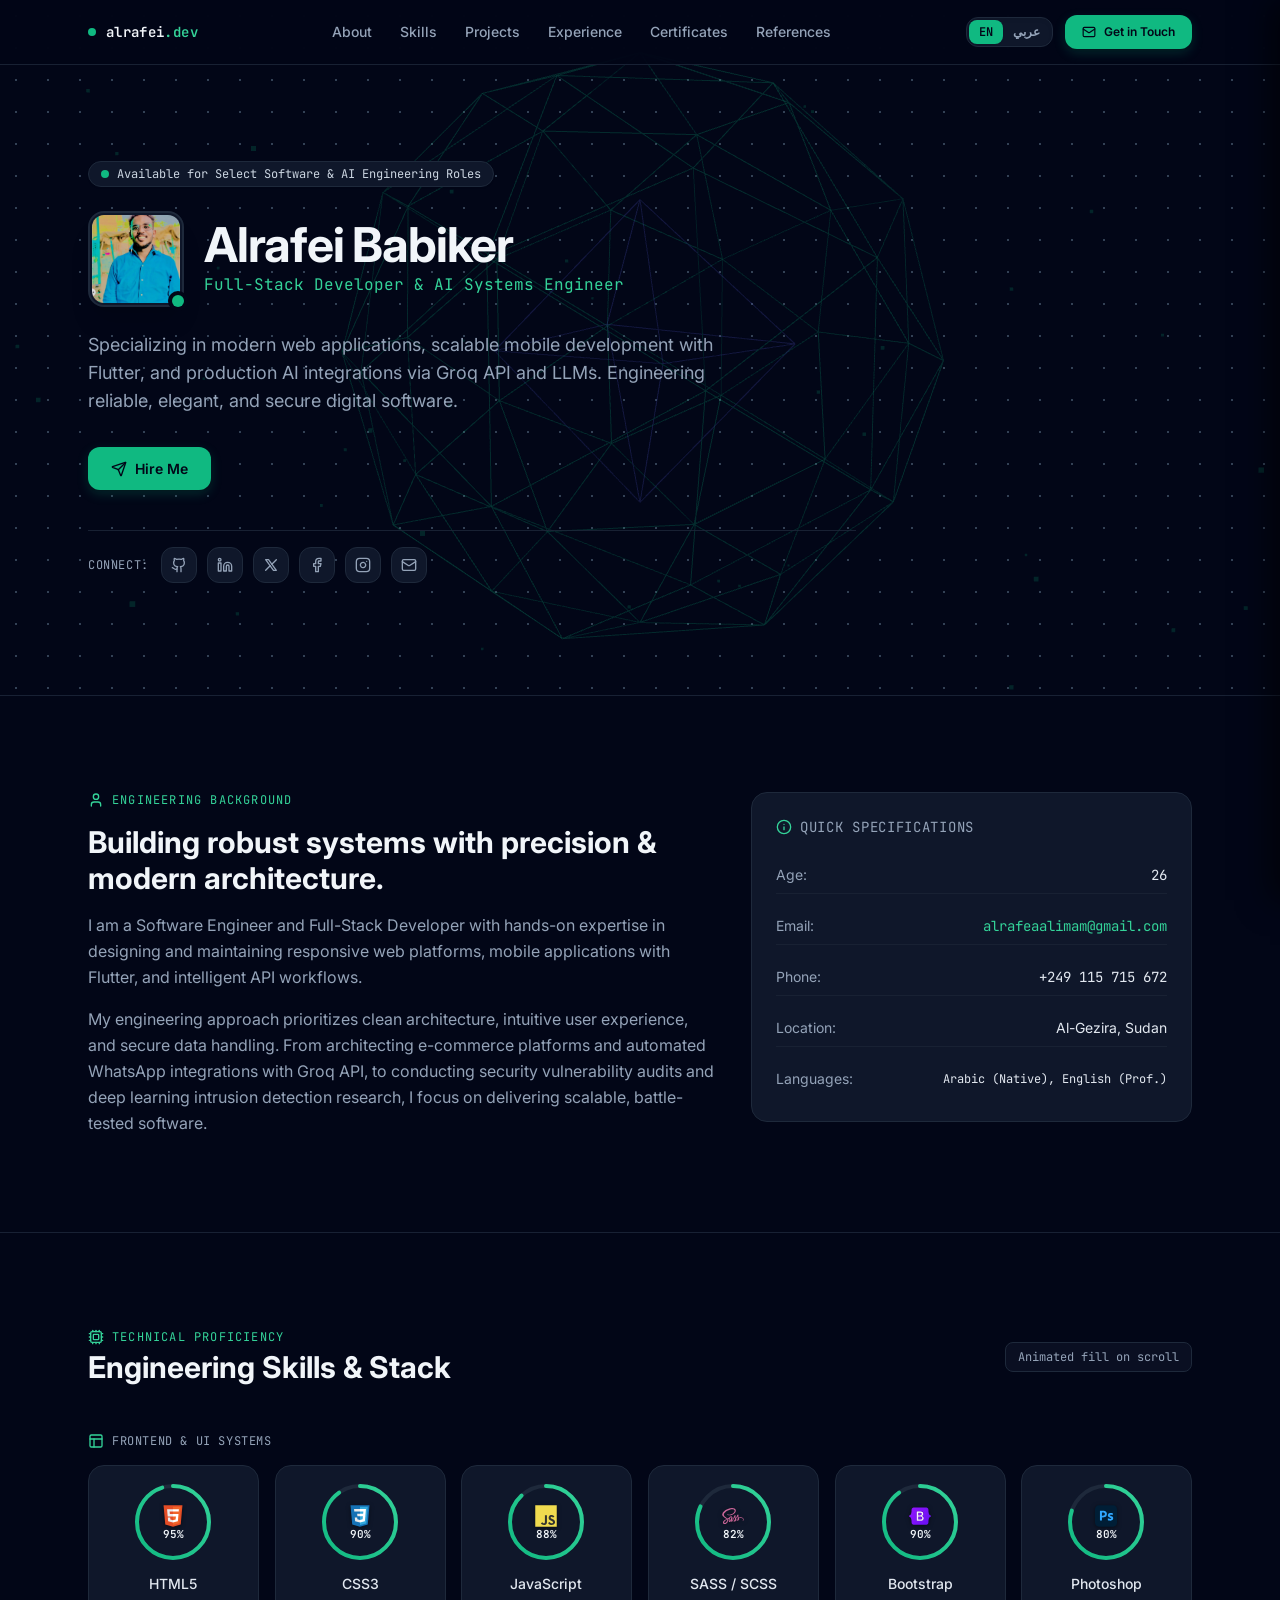
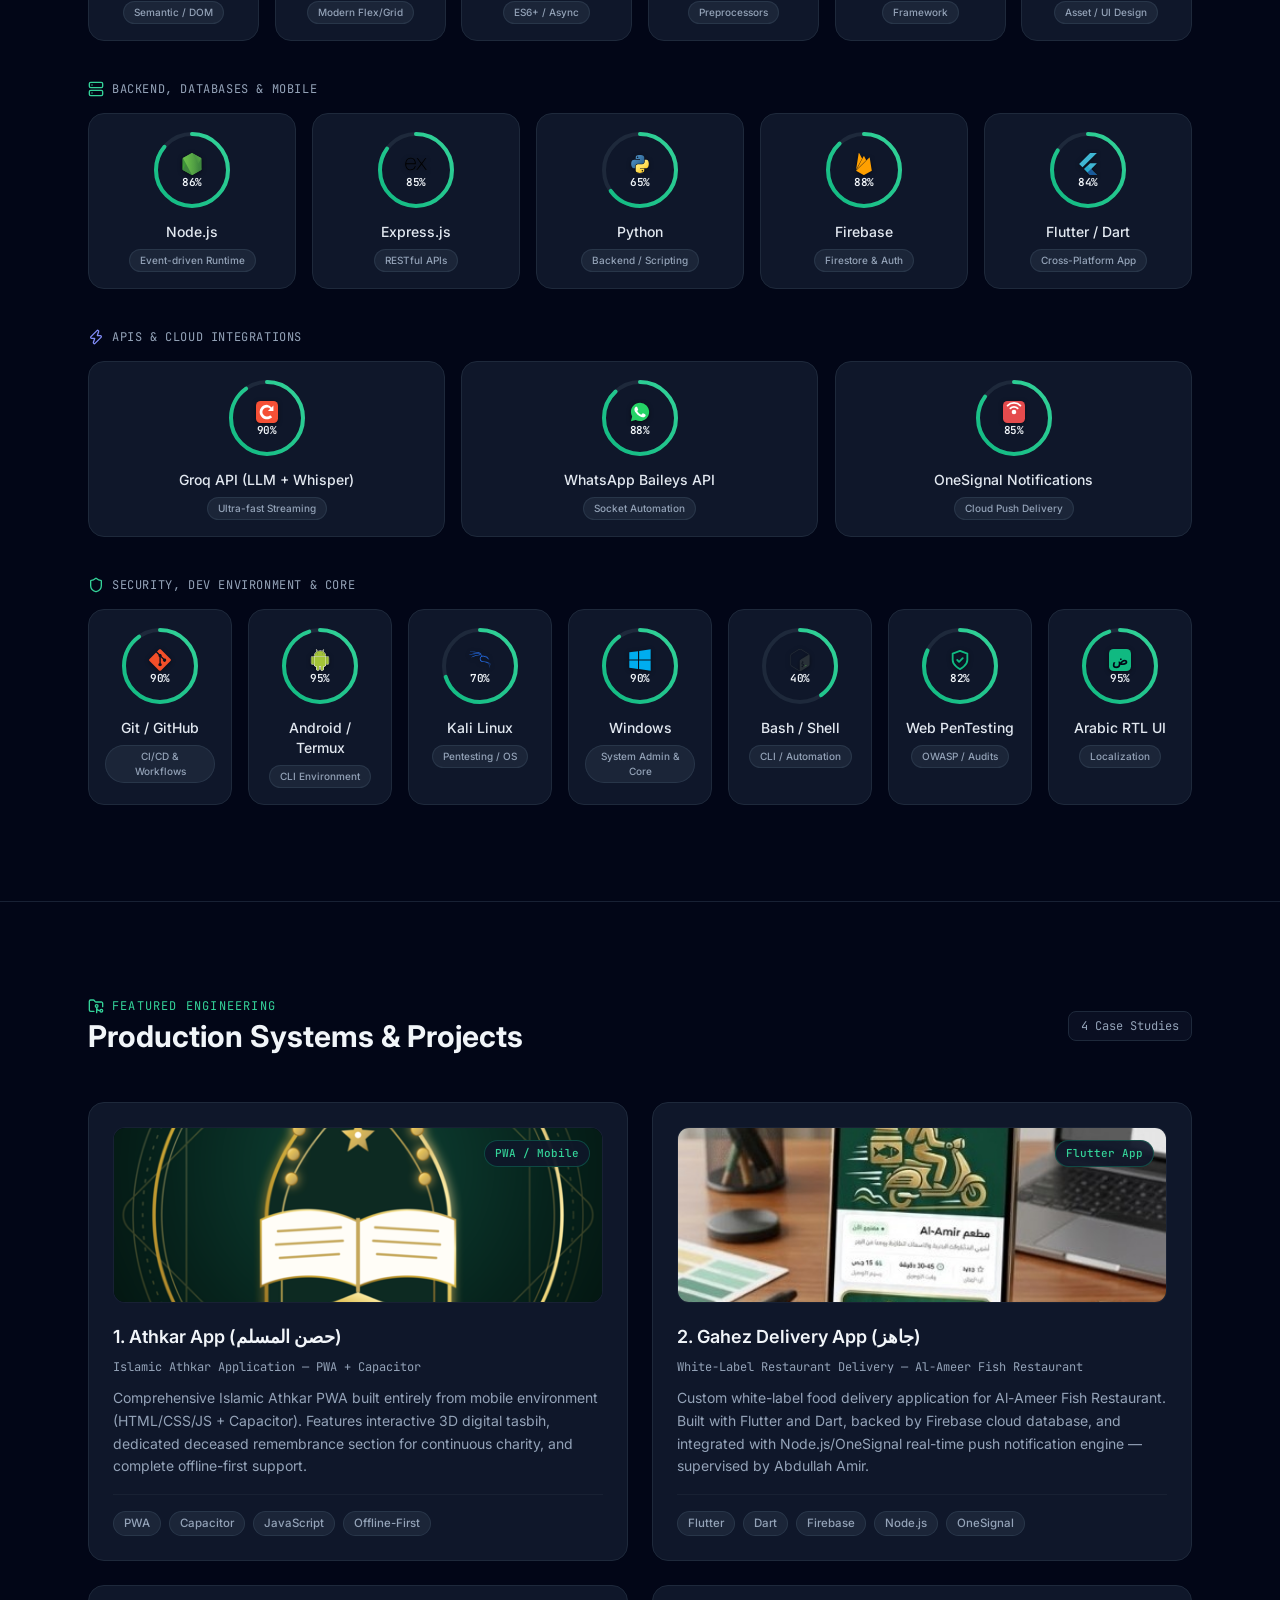
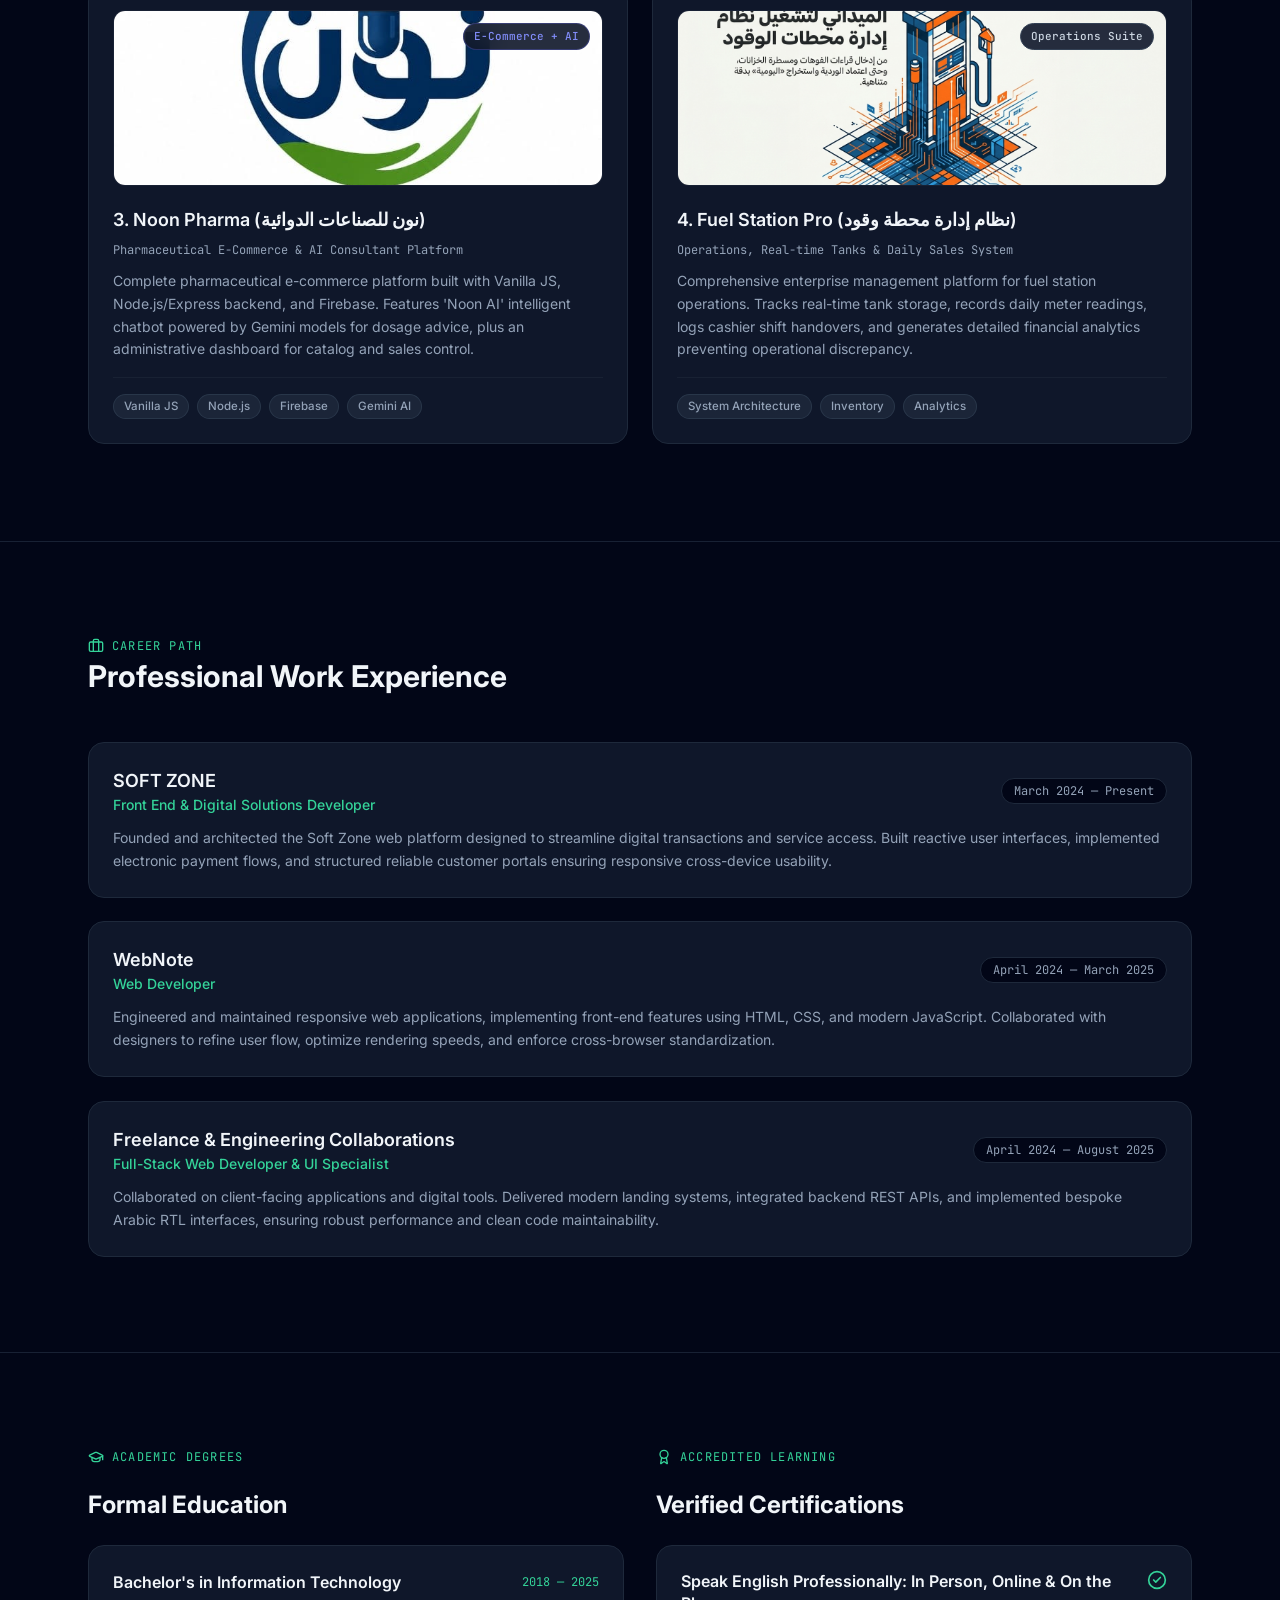
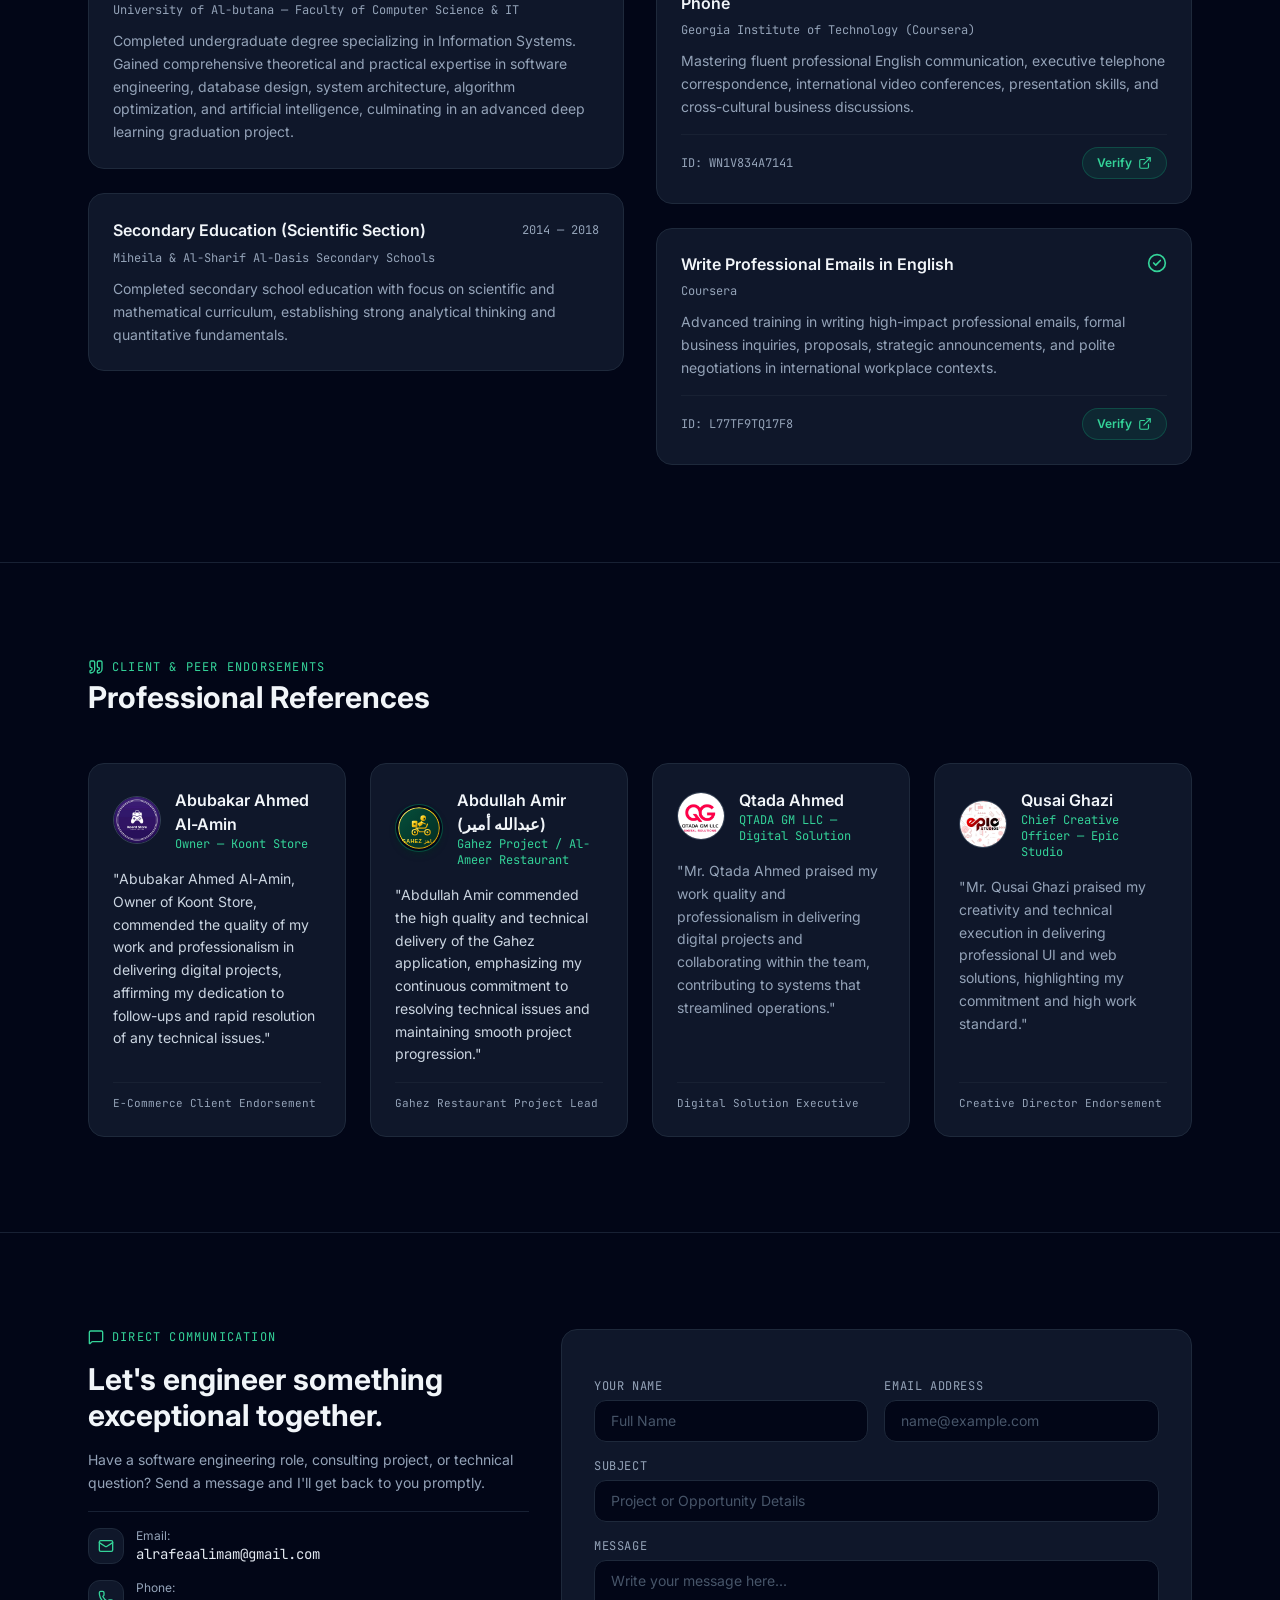
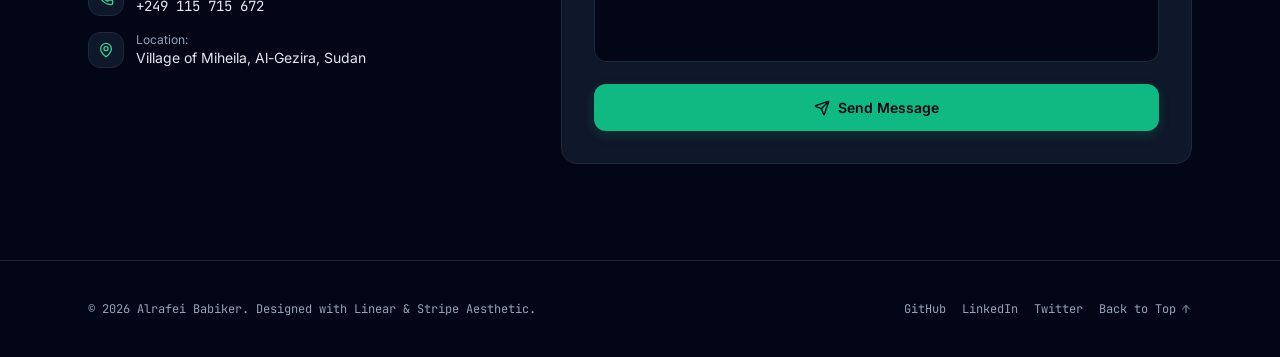
<file: index.html>
<!DOCTYPE html>
<html lang="en" dir="ltr" class="dark scroll-smooth">
  <head>
    <meta charset="UTF-8" />
    <meta name="viewport" content="width=device-width, initial-scale=1.0" />
    <title>Alrafei Babiker (الرفيع الإمام) | Full-Stack Developer</title>

    <!-- SEO Meta Tags -->
    <meta name="description" content="Alrafei Babiker — Full-Stack Web &amp; Mobile Developer specializing in Flutter, Node.js, Firebase, and AI integrations." />
    <meta name="keywords" content="Alrafei Babiker, الرفيع الإمام, الرفيع, Alrafei, Full-Stack Developer Sudan" />
    <meta name="author" content="Alrafei Babiker" />
    <meta name="robots" content="index, follow" />
    <link rel="canonical" href="https://alrafeaalimam.github.io/cv/" />

    <!-- Open Graph / Facebook / LinkedIn -->
    <meta property="og:type" content="website" />
    <meta property="og:title" content="Alrafei Babiker — Full-Stack Developer" />
    <meta property="og:description" content="Alrafei Babiker — Full-Stack Web &amp; Mobile Developer specializing in Flutter, Node.js, Firebase, and AI integrations." />
    <meta property="og:image" content="https://alrafeaalimam.github.io/cv/images/anthony.jpg" />
    <meta property="og:url" content="https://alrafeaalimam.github.io/cv/" />

    <!-- Twitter Card -->
    <meta name="twitter:card" content="summary_large_image" />
    <meta name="twitter:title" content="Alrafei Babiker (الرفيع الإمام) | Full-Stack Developer" />
    <meta name="twitter:description" content="Alrafei Babiker — Full-Stack Web &amp; Mobile Developer specializing in Flutter, Node.js, Firebase, and AI integrations." />
    <meta name="twitter:image" content="https://alrafeaalimam.github.io/cv/images/anthony.jpg" />

    <!-- Favicon -->
    <link rel="icon" type="image/png" href="/cv/favicon.png" />
    <link rel="shortcut icon" type="image/x-icon" href="/cv/favicon.ico" />
    <link rel="apple-touch-icon" href="/cv/favicon.png" />

    <!-- Google Fonts: Inter, Tajawal, JetBrains Mono -->
    <link rel="preconnect" href="https://fonts.googleapis.com" />
    <link rel="preconnect" href="https://fonts.gstatic.com" crossorigin />
    <link href="https://fonts.googleapis.com/css2?family=Inter:wght@400;500;600;700&family=JetBrains+Mono:wght@400;500;600;700&family=Tajawal:wght@400;500;700&display=swap" rel="stylesheet" />

    <!-- Tailwind CSS (Offline Local + CDN fallback) -->
    <script src="js/tailwind.min.js"></script>
    <script>
      tailwind.config = {
        darkMode: 'class',
        theme: {
          extend: {
            colors: {
              slate: {
                950: '#020617',
                900: '#0f172a',
                850: '#131f37',
                800: '#1e293b',
                700: '#334155',
                400: '#94a3b8',
                100: '#f1f5f9',
              },
              emerald: {
                400: '#34d399',
                500: '#10b981',
                600: '#059669',
              },
              indigo: {
                400: '#818cf8',
                500: '#6366f1',
              }
            },
            fontFamily: {
              sans: ['Inter', 'sans-serif'],
              arabic: ['Tajawal', 'sans-serif'],
              mono: ['"JetBrains Mono"', 'monospace'],
            }
          }
        }
      }
    </script>

    <!-- Linear/Stripe Design System Stylesheet -->
    <link href="css/custom-3d.css?ver=3.8.1" rel="stylesheet" />

    <!-- Structured Data (Schema.org JSON-LD) -->
    <script type="application/ld+json">
    {
      "@context": "https://schema.org",
      "@type": "Person",
      "name": "Alrafei Babiker",
      "alternateName": ["الرفيع الإمام", "الرفيع", "Alrafei"],
      "url": "https://alrafeaalimam.github.io/cv/",
      "image": "https://alrafeaalimam.github.io/cv/images/anthony.jpg",
      "jobTitle": "Full-Stack Developer",
      "sameAs": [
        "https://www.linkedin.com/in/alrafea-alimamali-mustafa-727635421",
        "https://github.com/Alrafeaalimam"
      ]
    }
    </script>
  </head>

  <body class="bg-slate-950 text-slate-100 font-sans selection:bg-emerald-500/20 selection:text-emerald-400 min-h-screen">
    <!-- SVG Defs for Gradients -->
    <svg style="position: absolute; width: 0; height: 0; pointer-events: none; overflow: hidden;" aria-hidden="true">
      <defs>
        <linearGradient id="emeraldGradient" x1="0%" y1="0%" x2="100%" y2="100%">
          <stop offset="0%" stop-color="#10b981" />
          <stop offset="100%" stop-color="#34d399" />
        </linearGradient>
      </defs>
    </svg>

    <!-- Navigation (Linear Minimalist Bar) -->
    <header class="fixed top-0 left-0 right-0 z-50 bg-slate-950/80 backdrop-blur-md border-b border-slate-800/80">
      <div class="max-w-6xl mx-auto px-6 h-16 flex items-center justify-between">
        <a href="#top" class="flex items-center gap-2.5 font-mono font-semibold text-sm tracking-wide text-slate-100 group">
          <span class="w-2 h-2 rounded-full bg-emerald-500 group-hover:animate-ping"></span>
          <span>alrafei<span class="text-emerald-400">.dev</span></span>
        </a>

        <!-- Desktop Menu -->
        <nav class="hidden md:flex items-center gap-7 text-sm font-medium text-slate-400">
          <a href="#about" class="hover:text-slate-100 transition-colors" data-i18n="nav_about">About</a>
          <a href="#skills" class="hover:text-slate-100 transition-colors" data-i18n="nav_skills">Skills</a>
          <a href="#projects" class="hover:text-slate-100 transition-colors" data-i18n="nav_projects">Projects</a>
          <a href="#experience" class="hover:text-slate-100 transition-colors" data-i18n="nav_experience">Experience</a>
          <a href="#certifications" class="hover:text-slate-100 transition-colors" data-i18n="nav_certifications">Certificates</a>
          <a href="#testimonials" class="hover:text-slate-100 transition-colors" data-i18n="nav_testimonials">References</a>
        </nav>

        <div class="flex items-center gap-2.5 sm:gap-3">
          <!-- Language Toggle Switcher (EN | عربي) -->
          <div class="flex items-center bg-slate-900 border border-slate-800 rounded-xl p-0.5 text-xs font-mono shadow-inner">
            <button id="lang-en" type="button" class="px-2.5 py-1 rounded-lg transition-all font-semibold lang-btn active-lang bg-emerald-500 text-slate-950 shadow-sm" title="Switch to English">EN</button>
            <button id="lang-ar" type="button" class="px-2.5 py-1 rounded-lg transition-all font-semibold lang-btn text-slate-400 hover:text-slate-200" title="التبديل إلى العربية">عربي</button>
          </div>

          <a href="#contact" class="hidden sm:inline-flex btn-emerald text-xs !py-2 !px-4">
            <i data-lucide="mail" class="w-3.5 h-3.5"></i>
            <span data-i18n="nav_contact">Get in Touch</span>
          </a>

          <!-- Mobile Hamburger Toggle Button -->
          <button id="mobile-menu-toggle" type="button" class="md:hidden w-9 h-9 rounded-xl bg-slate-900 border border-slate-800 text-slate-300 hover:text-slate-100 hover:border-slate-700 flex items-center justify-center transition duration-150 focus:outline-none shrink-0" aria-label="Toggle Navigation Menu">
            <i data-lucide="menu" class="w-5 h-5"></i>
          </button>
        </div>
      </div>
    </header>

    <!-- Mobile Navigation Drawer & Backdrop -->
    <div id="mobile-menu-backdrop" class="mobile-menu-backdrop" aria-hidden="true"></div>

    <aside id="mobile-menu-drawer" class="mobile-menu-drawer" role="dialog" aria-modal="true" aria-label="Navigation Menu">
      <!-- Drawer Header -->
      <div class="flex items-center justify-between pb-4 border-b border-slate-800/80">
        <a href="#top" class="mobile-nav-link flex items-center gap-2 font-mono font-semibold text-sm text-slate-100">
          <span class="w-2 h-2 rounded-full bg-emerald-500"></span>
          <span>alrafei<span class="text-emerald-400">.dev</span></span>
        </a>
        <button id="mobile-menu-close" type="button" class="w-8 h-8 rounded-lg bg-slate-900 border border-slate-800 text-slate-400 hover:text-slate-100 flex items-center justify-center transition-colors" aria-label="Close Navigation Menu">
          <i data-lucide="x" class="w-4 h-4"></i>
        </button>
      </div>

      <!-- Navigation Links -->
      <nav class="flex flex-col gap-1.5 py-6">
        <a href="#about" class="mobile-nav-link flex items-center gap-3 px-3.5 py-2.5 rounded-xl text-slate-300 hover:text-emerald-400 hover:bg-slate-900/80 transition-colors font-medium text-sm">
          <i data-lucide="user" class="w-4 h-4 text-emerald-400"></i>
          <span data-i18n="nav_about">About</span>
        </a>
        <a href="#skills" class="mobile-nav-link flex items-center gap-3 px-3.5 py-2.5 rounded-xl text-slate-300 hover:text-emerald-400 hover:bg-slate-900/80 transition-colors font-medium text-sm">
          <i data-lucide="cpu" class="w-4 h-4 text-emerald-400"></i>
          <span data-i18n="nav_skills">Skills</span>
        </a>
        <a href="#projects" class="mobile-nav-link flex items-center gap-3 px-3.5 py-2.5 rounded-xl text-slate-300 hover:text-emerald-400 hover:bg-slate-900/80 transition-colors font-medium text-sm">
          <i data-lucide="folder-git-2" class="w-4 h-4 text-emerald-400"></i>
          <span data-i18n="nav_projects">Projects</span>
        </a>
        <a href="#experience" class="mobile-nav-link flex items-center gap-3 px-3.5 py-2.5 rounded-xl text-slate-300 hover:text-emerald-400 hover:bg-slate-900/80 transition-colors font-medium text-sm">
          <i data-lucide="briefcase" class="w-4 h-4 text-emerald-400"></i>
          <span data-i18n="nav_experience">Experience</span>
        </a>
        <a href="#certifications" class="mobile-nav-link flex items-center gap-3 px-3.5 py-2.5 rounded-xl text-slate-300 hover:text-emerald-400 hover:bg-slate-900/80 transition-colors font-medium text-sm">
          <i data-lucide="award" class="w-4 h-4 text-emerald-400"></i>
          <span data-i18n="nav_certifications">Certificates</span>
        </a>
        <a href="#testimonials" class="mobile-nav-link flex items-center gap-3 px-3.5 py-2.5 rounded-xl text-slate-300 hover:text-emerald-400 hover:bg-slate-900/80 transition-colors font-medium text-sm">
          <i data-lucide="quote" class="w-4 h-4 text-emerald-400"></i>
          <span data-i18n="nav_testimonials">References</span>
        </a>
        <a href="#contact" class="mobile-nav-link flex items-center gap-3 px-3.5 py-2.5 rounded-xl text-slate-300 hover:text-emerald-400 hover:bg-slate-900/80 transition-colors font-medium text-sm">
          <i data-lucide="message-square" class="w-4 h-4 text-emerald-400"></i>
          <span data-i18n="nav_contact">Get in Touch</span>
        </a>
      </nav>

      <!-- Drawer Footer -->
      <div class="pt-4 border-t border-slate-800/80 space-y-3">
        <a href="#contact" class="mobile-nav-link btn-emerald w-full justify-center !py-2.5">
          <i data-lucide="send" class="w-4 h-4"></i>
          <span data-i18n="hero_hire">Hire Me</span>
        </a>
        <div class="text-center text-xs font-mono text-slate-400">
          alrafeaalimam@gmail.com
        </div>
      </div>
    </aside>

    <!-- Hero Section with Three.js Canvas -->
    <section id="top" class="relative pt-32 pb-20 md:pt-40 md:pb-28 overflow-hidden border-b border-slate-800/80 bg-grid-pattern">
      <!-- Three.js Ambient Wireframe Canvas -->
      <canvas id="hero-three-canvas"></canvas>

      <div class="max-w-6xl mx-auto px-6 relative z-10">
        <div class="max-w-3xl">
          <!-- Availability Badge -->
          <div class="inline-flex items-center gap-2 px-3 py-1 rounded-full bg-slate-900 border border-slate-800 text-xs font-mono text-slate-300 mb-6 shadow-sm">
            <span class="w-2 h-2 rounded-full bg-emerald-500 animate-pulse"></span>
            <span data-i18n="hero_badge">Available for Select Software &amp; AI Engineering Roles</span>
          </div>

          <!-- Hero Identity -->
          <div class="flex items-center gap-5 mb-6">
            <div class="relative group shrink-0">
              <div class="w-20 h-20 md:w-24 md:h-24 rounded-2xl overflow-hidden border-2 border-slate-800 p-0.5 bg-slate-900 shadow-xl group-hover:border-emerald-500/50 transition duration-300">
                <img src="images/anthony.jpg" alt="Alrafei Babiker" class="w-full h-full object-cover rounded-xl" />
              </div>
              <span class="absolute -bottom-1 -right-1 w-5 h-5 rounded-full bg-slate-950 flex items-center justify-center">
                <span class="w-3 h-3 rounded-full bg-emerald-500"></span>
              </span>
            </div>
            <div>
              <h1 class="text-3xl md:text-5xl font-bold tracking-tight text-slate-100 mb-1" data-i18n="hero_name">
                Alrafei Babiker
              </h1>
              <p class="text-emerald-400 font-mono text-sm md:text-base" data-i18n="hero_role">
                Full-Stack Developer &amp; AI Systems Engineer
              </p>
            </div>
          </div>

          <p class="text-slate-400 text-base md:text-lg leading-relaxed mb-8 max-w-2xl font-sans" data-i18n="hero_desc">
            Specializing in modern web applications, scalable mobile development with Flutter, and production AI integrations via Groq API and LLMs. Engineering reliable, elegant, and secure digital software.
          </p>

          <!-- Actions -->
          <div class="flex flex-wrap items-center gap-4 mb-10">
            <a href="#contact" class="btn-emerald">
              <i data-lucide="send" class="w-4 h-4"></i>
              <span data-i18n="hero_hire">Hire Me</span>
            </a>
          </div>

          <!-- Social Links (All Icons with Crisp 2px SVG paths matching Lucide styling) -->
          <div class="flex flex-wrap items-center gap-3 pt-4 border-t border-slate-800/80">
            <span class="text-xs font-mono text-slate-400 uppercase tracking-wider shrink-0" data-i18n="hero_connect">Connect:</span>
            <div class="flex items-center flex-wrap gap-2 sm:gap-2.5">
              <!-- GitHub -->
              <a href="https://github.com/Alrafeaalimam" target="_blank" rel="noopener noreferrer" class="w-9 h-9 rounded-xl bg-slate-900 border border-slate-800 text-slate-400 hover:text-slate-100 hover:border-slate-700 transition duration-150 flex items-center justify-center shrink-0" title="GitHub">
                <svg class="w-4 h-4" viewBox="0 0 24 24" fill="none" stroke="currentColor" stroke-width="2" stroke-linecap="round" stroke-linejoin="round">
                  <path d="M15 22v-4a4.8 4.8 0 0 0-1-3.5c3 0 6-2 6-5.5.08-1.25-.27-2.48-1-3.5.28-1.15.28-2.35 0-3.5 0 0-1 0-3 1.5-2.64-.5-5.36-.5-8 0C6 2 5 2 5 2c-.3 1.15-.3 2.35 0 3.5A5.403 5.403 0 0 0 4 9c0 3.5 3 5.5 6 5.5-.39.49-.68 1.05-.85 1.65-.17.6-.22 1.23-.15 1.85v4"></path>
                  <path d="M9 18c-4.51 2-5-2-7-2"></path>
                </svg>
              </a>

              <!-- LinkedIn -->
              <a href="https://www.linkedin.com/in/alrafea-alimamali-mustafa-727635421" target="_blank" rel="noopener noreferrer" class="w-9 h-9 rounded-xl bg-slate-900 border border-slate-800 text-slate-400 hover:text-slate-100 hover:border-slate-700 transition duration-150 flex items-center justify-center shrink-0" title="LinkedIn">
                <svg class="w-4 h-4" viewBox="0 0 24 24" fill="none" stroke="currentColor" stroke-width="2" stroke-linecap="round" stroke-linejoin="round">
                  <path d="M16 8a6 6 0 0 1 6 6v7h-4v-7a2 2 0 0 0-2-2 2 2 0 0 0-2 2v7h-4v-7a6 6 0 0 1 6-6z"></path>
                  <rect width="4" height="12" x="2" y="9"></rect>
                  <circle cx="4" cy="4" r="2"></circle>
                </svg>
              </a>

              <!-- Twitter / X -->
              <a href="https://x.com/AliAlrafea?t=9ATUQSFYN2O2PAlLKUfnmw&s=09" target="_blank" rel="noopener noreferrer" class="w-9 h-9 rounded-xl bg-slate-900 border border-slate-800 text-slate-400 hover:text-slate-100 hover:border-slate-700 transition duration-150 flex items-center justify-center shrink-0" title="Twitter / X">
                <svg class="w-4 h-4" viewBox="0 0 24 24" fill="none" stroke="currentColor" stroke-width="2" stroke-linecap="round" stroke-linejoin="round">
                  <path d="M4 4l11.733 16h4.267l-11.733 -16z"></path>
                  <path d="M4 20l6.768 -6.768m2.46 -2.46l6.772 -6.772"></path>
                </svg>
              </a>

              <!-- Facebook -->
              <a href="https://www.facebook.com/alrafeaalimam" target="_blank" rel="noopener noreferrer" class="w-9 h-9 rounded-xl bg-slate-900 border border-slate-800 text-slate-400 hover:text-slate-100 hover:border-slate-700 transition duration-150 flex items-center justify-center shrink-0" title="Facebook">
                <svg class="w-4 h-4" viewBox="0 0 24 24" fill="none" stroke="currentColor" stroke-width="2" stroke-linecap="round" stroke-linejoin="round">
                  <path d="M18 2h-3a5 5 0 0 0-5 5v3H7v4h3v8h4v-8h3l1-4h-4V7a1 1 0 0 1 1-1h3z"></path>
                </svg>
              </a>

              <!-- Instagram -->
              <a href="https://www.instagram.com/alrafea_alimam?igsh=ZHA3dHlnZmd5dDV4" target="_blank" rel="noopener noreferrer" class="w-9 h-9 rounded-xl bg-slate-900 border border-slate-800 text-slate-400 hover:text-slate-100 hover:border-slate-700 transition duration-150 flex items-center justify-center shrink-0" title="Instagram">
                <svg class="w-4 h-4" viewBox="0 0 24 24" fill="none" stroke="currentColor" stroke-width="2" stroke-linecap="round" stroke-linejoin="round">
                  <rect width="20" height="20" x="2" y="2" rx="5" ry="5"></rect>
                  <path d="M16 11.37A4 4 0 1 1 12.63 8 4 4 0 0 1 16 11.37z"></path>
                  <line x1="17.5" x2="17.51" y1="6.5" y2="6.5"></line>
                </svg>
              </a>

              <!-- Email -->
              <a href="mailto:alrafeaalimam@gmail.com" class="w-9 h-9 rounded-xl bg-slate-900 border border-slate-800 text-slate-400 hover:text-slate-100 hover:border-slate-700 transition duration-150 flex items-center justify-center shrink-0" title="Email">
                <i data-lucide="mail" class="w-4 h-4"></i>
              </a>
            </div>
          </div>
        </div>
      </div>
    </section>

    <!-- About Section -->
    <section id="about" class="py-16 md:py-24 border-b border-slate-800/80">
      <div class="max-w-6xl mx-auto px-6">
        <div class="grid grid-cols-1 lg:grid-cols-12 gap-8 items-start">
          <div class="lg:col-span-7 space-y-4">
            <div class="flex items-center gap-2 text-xs font-mono text-emerald-400 uppercase tracking-widest">
              <i data-lucide="user" class="w-4 h-4"></i>
              <span data-i18n="about_tag">Engineering Background</span>
            </div>
            <h2 class="text-2xl md:text-3xl font-bold text-slate-100" data-i18n="about_title">
              Building robust systems with precision &amp; modern architecture.
            </h2>
            <p class="text-slate-400 leading-relaxed font-sans" data-i18n="about_p1">
              I am a Software Engineer and Full-Stack Developer with hands-on expertise in designing and maintaining responsive web platforms, mobile applications with Flutter, and intelligent API workflows.
            </p>
            <p class="text-slate-400 leading-relaxed font-sans" data-i18n="about_p2">
              My engineering approach prioritizes clean architecture, intuitive user experience, and secure data handling. From architecting e-commerce platforms and automated WhatsApp integrations with Groq API, to conducting security vulnerability audits and deep learning intrusion detection research, I focus on delivering scalable, battle-tested software.
            </p>
          </div>

          <!-- Quick Info Card -->
          <div class="lg:col-span-5 linear-card p-6 reveal-card">
            <h3 class="text-sm font-mono uppercase tracking-wider text-slate-400 mb-5 flex items-center gap-2">
              <i data-lucide="info" class="w-4 h-4 text-emerald-400"></i>
              <span data-i18n="about_specs_title">Quick Specifications</span>
            </h3>
            <div class="space-y-3.5 text-sm font-sans">
              <div class="flex items-center justify-between py-2 border-b border-slate-800/60">
                <span class="text-slate-400" data-i18n="about_age_lbl">Age:</span>
                <span class="font-mono text-slate-200">26</span>
              </div>
              <div class="flex items-center justify-between py-2 border-b border-slate-800/60">
                <span class="text-slate-400" data-i18n="about_email_lbl">Email:</span>
                <a href="mailto:alrafeaalimam@gmail.com" class="font-mono text-emerald-400 hover:underline">alrafeaalimam@gmail.com</a>
              </div>
              <div class="flex items-center justify-between py-2 border-b border-slate-800/60">
                <span class="text-slate-400" data-i18n="about_phone_lbl">Phone:</span>
                <a href="tel:+249115715672" class="font-mono text-slate-200 hover:text-emerald-400" dir="ltr">+249 115 715 672</a>
              </div>
              <div class="flex items-center justify-between py-2 border-b border-slate-800/60">
                <span class="text-slate-400" data-i18n="about_loc_lbl">Location:</span>
                <span class="text-slate-200" data-i18n="about_loc_val">Al-Gezira, Sudan</span>
              </div>
              <div class="flex items-center justify-between py-2">
                <span class="text-slate-400" data-i18n="about_lang_lbl">Languages:</span>
                <span class="text-slate-200 font-mono text-xs" data-i18n="about_lang_val">Arabic (Native), English (Prof.)</span>
              </div>
            </div>
          </div>
        </div>
      </div>
    </section>

    <!-- Skills Section with Thin 4px SVG Rings -->
    <section id="skills" class="py-16 md:py-24 border-b border-slate-800/80">
      <div class="max-w-6xl mx-auto px-6">
        <div class="flex items-center justify-between mb-12">
          <div>
            <div class="flex items-center gap-2 text-xs font-mono text-emerald-400 uppercase tracking-widest mb-1">
              <i data-lucide="cpu" class="w-4 h-4"></i>
              <span data-i18n="skills_tag">Technical Proficiency</span>
            </div>
            <h2 class="text-2xl md:text-3xl font-bold text-slate-100" data-i18n="skills_title">Engineering Skills &amp; Stack</h2>
          </div>
          <span class="hidden md:inline-flex text-xs font-mono text-slate-400 border border-slate-800 bg-slate-900/60 px-3 py-1.5 rounded-lg" data-i18n="skills_badge">
            Animated fill on scroll
          </span>
        </div>

        <!-- 1. Frontend -->
        <div class="mb-10">
          <h3 class="text-xs font-mono uppercase tracking-wider text-slate-400 mb-4 flex items-center gap-2">
            <i data-lucide="layout" class="w-4 h-4 text-emerald-400"></i>
            <span data-i18n="skills_frontend">Frontend &amp; UI Systems</span>
          </h3>
          <div class="grid grid-cols-2 sm:grid-cols-3 lg:grid-cols-6 gap-4">
            <!-- HTML5 -->
            <div class="linear-card tilt-enabled p-4 text-center reveal-card skill-card" data-percent="95">
              <div class="skill-ring-wrap">
                <svg class="skill-ring-svg" viewBox="0 0 80 80">
                  <circle class="skill-ring-bg" cx="40" cy="40" r="36" />
                  <circle class="skill-ring-progress" cx="40" cy="40" r="36" />
                </svg>
                <div class="skill-ring-center">
                  <img src="assets/skills/html5.svg" class="skill-ring-icon" alt="HTML5" />
                  <span class="skill-percent-number">0%</span>
                </div>
              </div>
              <div class="font-medium text-sm text-slate-200 mb-1">HTML5</div>
              <span class="badge-tech !text-[10px]">Semantic / DOM</span>
            </div>

            <!-- CSS3 -->
            <div class="linear-card tilt-enabled p-4 text-center reveal-card skill-card" data-percent="90">
              <div class="skill-ring-wrap">
                <svg class="skill-ring-svg" viewBox="0 0 80 80">
                  <circle class="skill-ring-bg" cx="40" cy="40" r="36" />
                  <circle class="skill-ring-progress" cx="40" cy="40" r="36" />
                </svg>
                <div class="skill-ring-center">
                  <img src="assets/skills/css3.svg" class="skill-ring-icon" alt="CSS3" />
                  <span class="skill-percent-number">0%</span>
                </div>
              </div>
              <div class="font-medium text-sm text-slate-200 mb-1">CSS3</div>
              <span class="badge-tech !text-[10px]">Modern Flex/Grid</span>
            </div>

            <!-- JavaScript -->
            <div class="linear-card tilt-enabled p-4 text-center reveal-card skill-card" data-percent="88">
              <div class="skill-ring-wrap">
                <svg class="skill-ring-svg" viewBox="0 0 80 80">
                  <circle class="skill-ring-bg" cx="40" cy="40" r="36" />
                  <circle class="skill-ring-progress" cx="40" cy="40" r="36" />
                </svg>
                <div class="skill-ring-center">
                  <img src="assets/skills/javascript.svg" class="skill-ring-icon" alt="JavaScript" />
                  <span class="skill-percent-number">0%</span>
                </div>
              </div>
              <div class="font-medium text-sm text-slate-200 mb-1">JavaScript</div>
              <span class="badge-tech !text-[10px]">ES6+ / Async</span>
            </div>

            <!-- SASS -->
            <div class="linear-card tilt-enabled p-4 text-center reveal-card skill-card" data-percent="82">
              <div class="skill-ring-wrap">
                <svg class="skill-ring-svg" viewBox="0 0 80 80">
                  <circle class="skill-ring-bg" cx="40" cy="40" r="36" />
                  <circle class="skill-ring-progress" cx="40" cy="40" r="36" />
                </svg>
                <div class="skill-ring-center">
                  <img src="assets/skills/sass.svg" class="skill-ring-icon" alt="SASS" />
                  <span class="skill-percent-number">0%</span>
                </div>
              </div>
              <div class="font-medium text-sm text-slate-200 mb-1">SASS / SCSS</div>
              <span class="badge-tech !text-[10px]">Preprocessors</span>
            </div>

            <!-- Bootstrap -->
            <div class="linear-card tilt-enabled p-4 text-center reveal-card skill-card" data-percent="90">
              <div class="skill-ring-wrap">
                <svg class="skill-ring-svg" viewBox="0 0 80 80">
                  <circle class="skill-ring-bg" cx="40" cy="40" r="36" />
                  <circle class="skill-ring-progress" cx="40" cy="40" r="36" />
                </svg>
                <div class="skill-ring-center">
                  <img src="assets/skills/bootstrap.svg" class="skill-ring-icon" alt="Bootstrap" />
                  <span class="skill-percent-number">0%</span>
                </div>
              </div>
              <div class="font-medium text-sm text-slate-200 mb-1">Bootstrap</div>
              <span class="badge-tech !text-[10px]">Framework</span>
            </div>

            <!-- Photoshop -->
            <div class="linear-card tilt-enabled p-4 text-center reveal-card skill-card" data-percent="80">
              <div class="skill-ring-wrap">
                <svg class="skill-ring-svg" viewBox="0 0 80 80">
                  <circle class="skill-ring-bg" cx="40" cy="40" r="36" />
                  <circle class="skill-ring-progress" cx="40" cy="40" r="36" />
                </svg>
                <div class="skill-ring-center">
                  <img src="assets/skills/photoshop.svg" class="skill-ring-icon" alt="Photoshop" />
                  <span class="skill-percent-number">0%</span>
                </div>
              </div>
              <div class="font-medium text-sm text-slate-200 mb-1">Photoshop</div>
              <span class="badge-tech !text-[10px]">Asset / UI Design</span>
            </div>
          </div>
        </div>

        <!-- 2. Backend & Mobile -->
        <div class="mb-10">
          <h3 class="text-xs font-mono uppercase tracking-wider text-slate-400 mb-4 flex items-center gap-2">
            <i data-lucide="server" class="w-4 h-4 text-emerald-400"></i>
            <span data-i18n="skills_backend">Backend, Databases &amp; Mobile</span>
          </h3>
          <div class="grid grid-cols-2 sm:grid-cols-3 lg:grid-cols-5 gap-4">
            <div class="linear-card tilt-enabled p-4 text-center reveal-card skill-card" data-percent="86">
              <div class="skill-ring-wrap">
                <svg class="skill-ring-svg" viewBox="0 0 80 80">
                  <circle class="skill-ring-bg" cx="40" cy="40" r="36" />
                  <circle class="skill-ring-progress" cx="40" cy="40" r="36" />
                </svg>
                <div class="skill-ring-center">
                  <img src="assets/skills/nodejs.svg" class="skill-ring-icon" alt="Node.js" />
                  <span class="skill-percent-number">0%</span>
                </div>
              </div>
              <div class="font-medium text-sm text-slate-200 mb-1">Node.js</div>
              <span class="badge-tech !text-[10px]">Event-driven Runtime</span>
            </div>

            <div class="linear-card tilt-enabled p-4 text-center reveal-card skill-card" data-percent="85">
              <div class="skill-ring-wrap">
                <svg class="skill-ring-svg" viewBox="0 0 80 80">
                  <circle class="skill-ring-bg" cx="40" cy="40" r="36" />
                  <circle class="skill-ring-progress" cx="40" cy="40" r="36" />
                </svg>
                <div class="skill-ring-center">
                  <img src="assets/skills/express.svg" class="skill-ring-icon" alt="Express.js" />
                  <span class="skill-percent-number">0%</span>
                </div>
              </div>
              <div class="font-medium text-sm text-slate-200 mb-1">Express.js</div>
              <span class="badge-tech !text-[10px]">RESTful APIs</span>
            </div>

            <!-- Python -->
            <div class="linear-card tilt-enabled p-4 text-center reveal-card skill-card" data-percent="65">
              <div class="skill-ring-wrap">
                <svg class="skill-ring-svg" viewBox="0 0 80 80">
                  <circle class="skill-ring-bg" cx="40" cy="40" r="36" />
                  <circle class="skill-ring-progress" cx="40" cy="40" r="36" />
                </svg>
                <div class="skill-ring-center">
                  <img src="assets/skills/python.svg" class="skill-ring-icon" alt="Python" />
                  <span class="skill-percent-number">0%</span>
                </div>
              </div>
              <div class="font-medium text-sm text-slate-200 mb-1">Python</div>
              <span class="badge-tech !text-[10px]">Backend / Scripting</span>
            </div>

            <div class="linear-card tilt-enabled p-4 text-center reveal-card skill-card" data-percent="88">
              <div class="skill-ring-wrap">
                <svg class="skill-ring-svg" viewBox="0 0 80 80">
                  <circle class="skill-ring-bg" cx="40" cy="40" r="36" />
                  <circle class="skill-ring-progress" cx="40" cy="40" r="36" />
                </svg>
                <div class="skill-ring-center">
                  <img src="assets/skills/firebase.svg" class="skill-ring-icon" alt="Firebase" />
                  <span class="skill-percent-number">0%</span>
                </div>
              </div>
              <div class="font-medium text-sm text-slate-200 mb-1">Firebase</div>
              <span class="badge-tech !text-[10px]">Firestore &amp; Auth</span>
            </div>

            <div class="linear-card tilt-enabled p-4 text-center reveal-card skill-card" data-percent="84">
              <div class="skill-ring-wrap">
                <svg class="skill-ring-svg" viewBox="0 0 80 80">
                  <circle class="skill-ring-bg" cx="40" cy="40" r="36" />
                  <circle class="skill-ring-progress" cx="40" cy="40" r="36" />
                </svg>
                <div class="skill-ring-center">
                  <img src="assets/skills/flutter.svg" class="skill-ring-icon" alt="Flutter" />
                  <span class="skill-percent-number">0%</span>
                </div>
              </div>
              <div class="font-medium text-sm text-slate-200 mb-1">Flutter / Dart</div>
              <span class="badge-tech !text-[10px]">Cross-Platform App</span>
            </div>
          </div>
        </div>

        <!-- 3. APIs & Cloud Integrations -->
        <div class="mb-10">
          <h3 class="text-xs font-mono uppercase tracking-wider text-slate-400 mb-4 flex items-center gap-2">
            <i data-lucide="zap" class="w-4 h-4 text-indigo-400"></i>
            <span data-i18n="skills_apis">APIs &amp; Cloud Integrations</span>
          </h3>
          <div class="grid grid-cols-1 sm:grid-cols-3 gap-4">
            <div class="linear-card tilt-enabled p-4 text-center reveal-card skill-card" data-percent="90">
              <div class="skill-ring-wrap">
                <svg class="skill-ring-svg" viewBox="0 0 80 80">
                  <circle class="skill-ring-bg" cx="40" cy="40" r="36" />
                  <circle class="skill-ring-progress" cx="40" cy="40" r="36" />
                </svg>
                <div class="skill-ring-center">
                  <img src="assets/skills/groq.svg" class="skill-ring-icon" alt="Groq API" />
                  <span class="skill-percent-number">0%</span>
                </div>
              </div>
              <div class="font-medium text-sm text-slate-200 mb-1">Groq API (LLM + Whisper)</div>
              <span class="badge-tech !text-[10px]">Ultra-fast Streaming</span>
            </div>

            <div class="linear-card tilt-enabled p-4 text-center reveal-card skill-card" data-percent="88">
              <div class="skill-ring-wrap">
                <svg class="skill-ring-svg" viewBox="0 0 80 80">
                  <circle class="skill-ring-bg" cx="40" cy="40" r="36" />
                  <circle class="skill-ring-progress" cx="40" cy="40" r="36" />
                </svg>
                <div class="skill-ring-center">
                  <img src="assets/skills/whatsapp.svg" class="skill-ring-icon" alt="WhatsApp API" />
                  <span class="skill-percent-number">0%</span>
                </div>
              </div>
              <div class="font-medium text-sm text-slate-200 mb-1">WhatsApp Baileys API</div>
              <span class="badge-tech !text-[10px]">Socket Automation</span>
            </div>

            <div class="linear-card tilt-enabled p-4 text-center reveal-card skill-card" data-percent="85">
              <div class="skill-ring-wrap">
                <svg class="skill-ring-svg" viewBox="0 0 80 80">
                  <circle class="skill-ring-bg" cx="40" cy="40" r="36" />
                  <circle class="skill-ring-progress" cx="40" cy="40" r="36" />
                </svg>
                <div class="skill-ring-center">
                  <img src="assets/skills/onesignal.svg" class="skill-ring-icon" alt="OneSignal" />
                  <span class="skill-percent-number">0%</span>
                </div>
              </div>
              <div class="font-medium text-sm text-slate-200 mb-1">OneSignal Notifications</div>
              <span class="badge-tech !text-[10px]">Cloud Push Delivery</span>
            </div>
          </div>
        </div>

        <!-- 4. Security, Environment & Core -->
        <div>
          <h3 class="text-xs font-mono uppercase tracking-wider text-slate-400 mb-4 flex items-center gap-2">
            <i data-lucide="shield" class="w-4 h-4 text-emerald-400"></i>
            <span data-i18n="skills_security">Security, Dev Environment &amp; Core</span>
          </h3>
          <div class="grid grid-cols-2 sm:grid-cols-3 lg:grid-cols-7 gap-4">
            <div class="linear-card tilt-enabled p-4 text-center reveal-card skill-card" data-percent="90">
              <div class="skill-ring-wrap">
                <svg class="skill-ring-svg" viewBox="0 0 80 80">
                  <circle class="skill-ring-bg" cx="40" cy="40" r="36" />
                  <circle class="skill-ring-progress" cx="40" cy="40" r="36" />
                </svg>
                <div class="skill-ring-center">
                  <img src="assets/skills/git.svg" class="skill-ring-icon" alt="Git" />
                  <span class="skill-percent-number">0%</span>
                </div>
              </div>
              <div class="font-medium text-sm text-slate-200 mb-1">Git / GitHub</div>
              <span class="badge-tech !text-[10px]">CI/CD &amp; Workflows</span>
            </div>

            <div class="linear-card tilt-enabled p-4 text-center reveal-card skill-card" data-percent="95">
              <div class="skill-ring-wrap">
                <svg class="skill-ring-svg" viewBox="0 0 80 80">
                  <circle class="skill-ring-bg" cx="40" cy="40" r="36" />
                  <circle class="skill-ring-progress" cx="40" cy="40" r="36" />
                </svg>
                <div class="skill-ring-center">
                  <img src="assets/skills/android.svg" class="skill-ring-icon" alt="Android" />
                  <span class="skill-percent-number">0%</span>
                </div>
              </div>
              <div class="font-medium text-sm text-slate-200 mb-1">Android / Termux</div>
              <span class="badge-tech !text-[10px]">CLI Environment</span>
            </div>

            <div class="linear-card tilt-enabled p-4 text-center reveal-card skill-card" data-percent="70">
              <div class="skill-ring-wrap">
                <svg class="skill-ring-svg" viewBox="0 0 80 80">
                  <circle class="skill-ring-bg" cx="40" cy="40" r="36" />
                  <circle class="skill-ring-progress" cx="40" cy="40" r="36" />
                </svg>
                <div class="skill-ring-center">
                  <img src="assets/skills/kalilinux.svg" class="skill-ring-icon" alt="Kali Linux" />
                  <span class="skill-percent-number">0%</span>
                </div>
              </div>
              <div class="font-medium text-sm text-slate-200 mb-1">Kali Linux</div>
              <span class="badge-tech !text-[10px]">Pentesting / OS</span>
            </div>

            <div class="linear-card tilt-enabled p-4 text-center reveal-card skill-card" data-percent="90">
              <div class="skill-ring-wrap">
                <svg class="skill-ring-svg" viewBox="0 0 80 80">
                  <circle class="skill-ring-bg" cx="40" cy="40" r="36" />
                  <circle class="skill-ring-progress" cx="40" cy="40" r="36" />
                </svg>
                <div class="skill-ring-center">
                  <img src="assets/skills/windows.svg" class="skill-ring-icon" alt="Windows" />
                  <span class="skill-percent-number">0%</span>
                </div>
              </div>
              <div class="font-medium text-sm text-slate-200 mb-1">Windows</div>
              <span class="badge-tech !text-[10px]">System Admin &amp; Core</span>
            </div>

            <!-- Bash -->
            <div class="linear-card tilt-enabled p-4 text-center reveal-card skill-card" data-percent="40">
              <div class="skill-ring-wrap">
                <svg class="skill-ring-svg" viewBox="0 0 80 80">
                  <circle class="skill-ring-bg" cx="40" cy="40" r="36" />
                  <circle class="skill-ring-progress" cx="40" cy="40" r="36" />
                </svg>
                <div class="skill-ring-center">
                  <img src="assets/skills/bash.svg" class="skill-ring-icon" alt="Bash" />
                  <span class="skill-percent-number">0%</span>
                </div>
              </div>
              <div class="font-medium text-sm text-slate-200 mb-1">Bash / Shell</div>
              <span class="badge-tech !text-[10px]">CLI / Automation</span>
            </div>

            <div class="linear-card tilt-enabled p-4 text-center reveal-card skill-card" data-percent="82">
              <div class="skill-ring-wrap">
                <svg class="skill-ring-svg" viewBox="0 0 80 80">
                  <circle class="skill-ring-bg" cx="40" cy="40" r="36" />
                  <circle class="skill-ring-progress" cx="40" cy="40" r="36" />
                </svg>
                <div class="skill-ring-center">
                  <img src="assets/skills/pentest.svg" class="skill-ring-icon" alt="Web PenTesting" />
                  <span class="skill-percent-number">0%</span>
                </div>
              </div>
              <div class="font-medium text-sm text-slate-200 mb-1">Web PenTesting</div>
              <span class="badge-tech !text-[10px]">OWASP / Audits</span>
            </div>

            <div class="linear-card tilt-enabled p-4 text-center reveal-card skill-card" data-percent="95">
              <div class="skill-ring-wrap">
                <svg class="skill-ring-svg" viewBox="0 0 80 80">
                  <circle class="skill-ring-bg" cx="40" cy="40" r="36" />
                  <circle class="skill-ring-progress" cx="40" cy="40" r="36" />
                </svg>
                <div class="skill-ring-center">
                  <img src="assets/skills/arabic.svg" class="skill-ring-icon" alt="Arabic RTL UI" />
                  <span class="skill-percent-number">0%</span>
                </div>
              </div>
              <div class="font-medium text-sm text-slate-200 mb-1">Arabic RTL UI</div>
              <span class="badge-tech !text-[10px]">Localization</span>
            </div>
          </div>
        </div>
      </div>
    </section>

    <!-- Projects Section (6 Production Projects with Real Visual Assets) -->
    <section id="projects" class="py-16 md:py-24 border-b border-slate-800/80">
      <div class="max-w-6xl mx-auto px-6">
        <div class="flex items-center justify-between mb-12">
          <div>
            <div class="flex items-center gap-2 text-xs font-mono text-emerald-400 uppercase tracking-widest mb-1">
              <i data-lucide="folder-git-2" class="w-4 h-4"></i>
              <span data-i18n="projects_tag">Featured Engineering</span>
            </div>
            <h2 class="text-2xl md:text-3xl font-bold text-slate-100" data-i18n="projects_title">Production Systems &amp; Projects</h2>
          </div>
          <span class="hidden md:inline-flex text-xs font-mono text-slate-400 border border-slate-800 bg-slate-900/60 px-3 py-1.5 rounded-lg" data-i18n="projects_badge">
            4 Case Studies
          </span>
        </div>

        <div class="grid grid-cols-1 md:grid-cols-2 gap-6">
          <!-- 1. Athkar App -->
          <div class="linear-card tilt-enabled p-6 reveal-card flex flex-col justify-between group">
            <div>
              <div class="relative h-44 w-full rounded-xl overflow-hidden bg-slate-950 border border-slate-800/80 mb-5 flex items-center justify-center">
                <img src="assets/projects/athkar.png" alt="Athkar App" class="project-logo w-full h-full object-cover transition duration-300 group-hover:scale-105" />
                <span class="absolute top-3 right-3 text-[11px] font-mono font-medium px-2.5 py-1 rounded-full bg-slate-900/90 text-emerald-400 border border-emerald-500/30 backdrop-blur-md">
                  PWA / Mobile
                </span>
              </div>
              <div class="flex items-center justify-between mb-2">
                <h3 class="text-lg font-semibold text-slate-100 group-hover:text-emerald-400 transition-colors" data-i18n="proj1_title">1. Athkar App (حصن المسلم)</h3>
              </div>
              <p class="text-xs font-mono text-slate-400 mb-3" data-i18n="proj1_sub">Islamic Athkar Application — PWA + Capacitor</p>
              <p class="text-sm text-slate-400 leading-relaxed font-sans mb-4" data-i18n="proj1_desc">
                Comprehensive Islamic Athkar PWA built entirely from mobile environment (HTML/CSS/JS + Capacitor). Features interactive 3D digital tasbih, dedicated deceased remembrance section for continuous charity, and complete offline-first support.
              </p>
            </div>
            <div class="flex flex-wrap gap-2 pt-4 border-t border-slate-800/60">
              <span class="badge-tech">PWA</span>
              <span class="badge-tech">Capacitor</span>
              <span class="badge-tech">JavaScript</span>
              <span class="badge-tech">Offline-First</span>
            </div>
          </div>

          <!-- 2. Gahez Delivery App -->
          <div class="linear-card tilt-enabled p-6 reveal-card flex flex-col justify-between group">
            <div>
              <div class="relative h-44 w-full rounded-xl overflow-hidden bg-slate-950 border border-slate-800/80 mb-5 flex items-center justify-center">
                <img src="assets/projects/gahez.jpg" alt="Gahez App" class="project-logo w-full h-full object-cover transition duration-300 group-hover:scale-105" />
                <span class="absolute top-3 right-3 text-[11px] font-mono font-medium px-2.5 py-1 rounded-full bg-slate-900/90 text-emerald-400 border border-emerald-500/30 backdrop-blur-md">
                  Flutter App
                </span>
              </div>
              <div class="flex items-center justify-between mb-2">
                <h3 class="text-lg font-semibold text-slate-100 group-hover:text-emerald-400 transition-colors" data-i18n="proj2_title">2. Gahez Delivery App (جاهز)</h3>
              </div>
              <p class="text-xs font-mono text-slate-400 mb-3" data-i18n="proj2_sub">White-Label Restaurant Delivery — Al-Ameer Fish Restaurant</p>
              <p class="text-sm text-slate-400 leading-relaxed font-sans mb-4" data-i18n="proj2_desc">
                Custom white-label food delivery application for Al-Ameer Fish Restaurant. Built with Flutter and Dart, backed by Firebase cloud database, and integrated with Node.js/OneSignal real-time push notification engine — supervised by Abdullah Amir.
              </p>
            </div>
            <div class="flex flex-wrap gap-2 pt-4 border-t border-slate-800/60">
              <span class="badge-tech">Flutter</span>
              <span class="badge-tech">Dart</span>
              <span class="badge-tech">Firebase</span>
              <span class="badge-tech">Node.js</span>
              <span class="badge-tech">OneSignal</span>
            </div>
          </div>

          <!-- 3. Noon Pharma Platform -->
          <div class="linear-card tilt-enabled p-6 reveal-card flex flex-col justify-between group">
            <div>
              <div class="relative h-44 w-full rounded-xl overflow-hidden bg-slate-950 border border-slate-800/80 mb-5 flex items-center justify-center">
                <img src="assets/projects/noon.jpg" alt="Noon Pharma" class="project-logo w-full h-full object-cover transition duration-300 group-hover:scale-105" />
                <span class="absolute top-3 right-3 text-[11px] font-mono font-medium px-2.5 py-1 rounded-full bg-slate-900/90 text-indigo-400 border border-indigo-500/30 backdrop-blur-md">
                  E-Commerce + AI
                </span>
              </div>
              <div class="flex items-center justify-between mb-2">
                <h3 class="text-lg font-semibold text-slate-100 group-hover:text-emerald-400 transition-colors" data-i18n="proj3_title">3. Noon Pharma (نون للصناعات الدوائية)</h3>
              </div>
              <p class="text-xs font-mono text-slate-400 mb-3" data-i18n="proj3_sub">Pharmaceutical E-Commerce &amp; AI Consultant Platform</p>
              <p class="text-sm text-slate-400 leading-relaxed font-sans mb-4" data-i18n="proj3_desc">
                Complete pharmaceutical e-commerce platform built with Vanilla JS, Node.js/Express backend, and Firebase. Features 'Noon AI' intelligent chatbot powered by Gemini models for dosage advice, plus an administrative dashboard for catalog and sales control.
              </p>
            </div>
            <div class="flex flex-wrap gap-2 pt-4 border-t border-slate-800/60">
              <span class="badge-tech">Vanilla JS</span>
              <span class="badge-tech">Node.js</span>
              <span class="badge-tech">Firebase</span>
              <span class="badge-tech">Gemini AI</span>
            </div>
          </div>

          <!-- 4. Fuel Station System -->
          <div class="linear-card tilt-enabled p-6 reveal-card flex flex-col justify-between group">
            <div>
              <div class="relative h-44 w-full rounded-xl overflow-hidden bg-slate-950 border border-slate-800/80 mb-5 flex items-center justify-center">
                <img src="assets/projects/fuel_station.png" alt="Fuel Station Pro" class="project-logo w-full h-full object-cover transition duration-300 group-hover:scale-105" />
                <span class="absolute top-3 right-3 text-[11px] font-mono font-medium px-2.5 py-1 rounded-full bg-slate-900/90 text-slate-300 border border-slate-700 backdrop-blur-md">
                  Operations Suite
                </span>
              </div>
              <div class="flex items-center justify-between mb-2">
                <h3 class="text-lg font-semibold text-slate-100 group-hover:text-emerald-400 transition-colors" data-i18n="proj4_title">4. Fuel Station Pro (نظام إدارة محطة وقود)</h3>
              </div>
              <p class="text-xs font-mono text-slate-400 mb-3" data-i18n="proj4_sub">Operations, Real-time Tanks &amp; Daily Sales System</p>
              <p class="text-sm text-slate-400 leading-relaxed font-sans mb-4" data-i18n="proj4_desc">
                Comprehensive enterprise management platform for fuel station operations. Tracks real-time tank storage, records daily meter readings, logs cashier shift handovers, and generates detailed financial analytics preventing operational discrepancy.
              </p>
            </div>
            <div class="flex flex-wrap gap-2 pt-4 border-t border-slate-800/60">
              <span class="badge-tech">System Architecture</span>
              <span class="badge-tech">Inventory</span>
              <span class="badge-tech">Analytics</span>
            </div>
          </div>
        </div>
      </div>
    </section>

    <!-- Experience Section -->
    <section id="experience" class="py-16 md:py-24 border-b border-slate-800/80">
      <div class="max-w-6xl mx-auto px-6">
        <div class="flex items-center gap-2 text-xs font-mono text-emerald-400 uppercase tracking-widest mb-1">
          <i data-lucide="briefcase" class="w-4 h-4"></i>
          <span data-i18n="exp_tag">Career Path</span>
        </div>
        <h2 class="text-2xl md:text-3xl font-bold text-slate-100 mb-12" data-i18n="exp_title">Professional Work Experience</h2>

        <div class="space-y-6">
          <!-- Soft Zone -->
          <div class="linear-card tilt-enabled p-6 reveal-card">
            <div class="flex flex-col sm:flex-row sm:items-center justify-between gap-2 mb-3">
              <div>
                <h3 class="text-lg font-semibold text-slate-100" data-i18n="exp1_title">SOFT ZONE</h3>
                <p class="text-sm font-medium text-emerald-400" data-i18n="exp1_role">Front End &amp; Digital Solutions Developer</p>
              </div>
              <span class="text-xs font-mono text-slate-400 bg-slate-950 border border-slate-800 px-3 py-1 rounded-full w-fit" data-i18n="exp1_date">
                March 2024 — Present
              </span>
            </div>
            <p class="text-sm text-slate-400 leading-relaxed font-sans" data-i18n="exp1_desc">
              Founded and architected the Soft Zone web platform designed to streamline digital transactions and service access. Built reactive user interfaces, implemented electronic payment flows, and structured reliable customer portals ensuring responsive cross-device usability.
            </p>
          </div>

          <!-- WebNote -->
          <div class="linear-card tilt-enabled p-6 reveal-card">
            <div class="flex flex-col sm:flex-row sm:items-center justify-between gap-2 mb-3">
              <div>
                <h3 class="text-lg font-semibold text-slate-100" data-i18n="exp2_title">WebNote</h3>
                <p class="text-sm font-medium text-emerald-400" data-i18n="exp2_role">Web Developer</p>
              </div>
              <span class="text-xs font-mono text-slate-400 bg-slate-950 border border-slate-800 px-3 py-1 rounded-full w-fit" data-i18n="exp2_date">
                April 2024 — March 2025
              </span>
            </div>
            <p class="text-sm text-slate-400 leading-relaxed font-sans" data-i18n="exp2_desc">
              Engineered and maintained responsive web applications, implementing front-end features using HTML, CSS, and modern JavaScript. Collaborated with designers to refine user flow, optimize rendering speeds, and enforce cross-browser standardization.
            </p>
          </div>

          <!-- Freelance -->
          <div class="linear-card tilt-enabled p-6 reveal-card">
            <div class="flex flex-col sm:flex-row sm:items-center justify-between gap-2 mb-3">
              <div>
                <h3 class="text-lg font-semibold text-slate-100" data-i18n="exp3_title">Freelance &amp; Engineering Collaborations</h3>
                <p class="text-sm font-medium text-emerald-400" data-i18n="exp3_role">Full-Stack Web Developer &amp; UI Specialist</p>
              </div>
              <span class="text-xs font-mono text-slate-400 bg-slate-950 border border-slate-800 px-3 py-1 rounded-full w-fit" data-i18n="exp3_date">
                April 2024 — August 2025
              </span>
            </div>
            <p class="text-sm text-slate-400 leading-relaxed font-sans" data-i18n="exp3_desc">
              Collaborated on client-facing applications and digital tools. Delivered modern landing systems, integrated backend REST APIs, and implemented bespoke Arabic RTL interfaces, ensuring robust performance and clean code maintainability.
            </p>
          </div>
        </div>
      </div>
    </section>

    <!-- Education & Certifications Section -->
    <section id="certifications" class="py-16 md:py-24 border-b border-slate-800/80">
      <div class="max-w-6xl mx-auto px-6">
        <div class="grid grid-cols-1 lg:grid-cols-12 gap-8 items-start">
          <!-- Education Column -->
          <div class="lg:col-span-6 space-y-6">
            <div class="flex items-center gap-2 text-xs font-mono text-emerald-400 uppercase tracking-widest">
              <i data-lucide="graduation-cap" class="w-4 h-4"></i>
              <span data-i18n="edu_tag">Academic Degrees</span>
            </div>
            <h2 class="text-2xl font-bold text-slate-100" data-i18n="edu_title">Formal Education</h2>

            <div class="linear-card tilt-enabled p-6 reveal-card">
              <div class="flex items-center justify-between gap-2 mb-2">
                <h3 class="text-base font-semibold text-slate-100" data-i18n="edu1_degree">Bachelor's in Information Technology</h3>
                <span class="text-xs font-mono text-emerald-400" data-i18n="edu1_date">2018 — 2025</span>
              </div>
              <p class="text-xs font-mono text-slate-400 mb-3" data-i18n="edu1_school">University of Al-butana — Faculty of Computer Science &amp; IT</p>
              <p class="text-sm text-slate-400 leading-relaxed font-sans" data-i18n="edu1_desc">
                Completed undergraduate degree specializing in Information Systems. Gained comprehensive theoretical and practical expertise in software engineering, database design, system architecture, algorithm optimization, and artificial intelligence, culminating in an advanced deep learning graduation project.
              </p>
            </div>

            <div class="linear-card tilt-enabled p-6 reveal-card">
              <div class="flex items-center justify-between gap-2 mb-2">
                <h3 class="text-base font-semibold text-slate-100" data-i18n="edu2_degree">Secondary Education (Scientific Section)</h3>
                <span class="text-xs font-mono text-slate-400" data-i18n="edu2_date">2014 — 2018</span>
              </div>
              <p class="text-xs font-mono text-slate-400 mb-3" data-i18n="edu2_school">Miheila &amp; Al-Sharif Al-Dasis Secondary Schools</p>
              <p class="text-sm text-slate-400 leading-relaxed font-sans" data-i18n="edu2_desc">
                Completed secondary school education with focus on scientific and mathematical curriculum, establishing strong analytical thinking and quantitative fundamentals.
              </p>
            </div>
          </div>

          <!-- Verified Certifications Column -->
          <div class="lg:col-span-6 space-y-6">
            <div class="flex items-center gap-2 text-xs font-mono text-emerald-400 uppercase tracking-widest">
              <i data-lucide="award" class="w-4 h-4"></i>
              <span data-i18n="cert_tag">Accredited Learning</span>
            </div>
            <h2 class="text-2xl font-bold text-slate-100" data-i18n="cert_title">Verified Certifications</h2>

            <!-- Cert 1 -->
            <div class="linear-card tilt-enabled p-6 reveal-card flex flex-col justify-between">
              <div>
                <div class="flex items-start justify-between gap-3 mb-2">
                  <h3 class="text-base font-semibold text-slate-100 leading-snug" data-i18n="cert1_title">
                    Speak English Professionally: In Person, Online &amp; On the Phone
                  </h3>
                  <span class="text-emerald-400 shrink-0">
                    <i data-lucide="check-circle-2" class="w-5 h-5"></i>
                  </span>
                </div>
                <p class="text-xs font-mono text-slate-400 mb-3 flex items-center gap-1.5" data-i18n="cert1_org">
                  <i data-lucide="building" class="w-3.5 h-3.5 text-emerald-400"></i>
                  Georgia Institute of Technology (Coursera)
                </p>
                <p class="text-sm text-slate-400 leading-relaxed mb-4" data-i18n="cert1_desc">
                  Mastering fluent professional English communication, executive telephone correspondence, international video conferences, presentation skills, and cross-cultural business discussions.
                </p>
              </div>
              <div class="pt-3 border-t border-slate-800/60 flex items-center justify-between">
                <span class="text-xs font-mono text-slate-400">ID: WN1V834A7141</span>
                <a href="https://www.coursera.org/account/accomplishments/verify/WN1V834A7141" target="_blank" rel="noopener noreferrer" class="btn-verify">
                  <span data-i18n="cert1_verify">Verify</span>
                  <i data-lucide="external-link" class="w-3.5 h-3.5"></i>
                </a>
              </div>
            </div>

            <!-- Cert 2 -->
            <div class="linear-card tilt-enabled p-6 reveal-card flex flex-col justify-between">
              <div>
                <div class="flex items-start justify-between gap-3 mb-2">
                  <h3 class="text-base font-semibold text-slate-100 leading-snug" data-i18n="cert2_title">
                    Write Professional Emails in English
                  </h3>
                  <span class="text-emerald-400 shrink-0">
                    <i data-lucide="check-circle-2" class="w-5 h-5"></i>
                  </span>
                </div>
                <p class="text-xs font-mono text-slate-400 mb-3 flex items-center gap-1.5" data-i18n="cert2_org">
                  <i data-lucide="building" class="w-3.5 h-3.5 text-emerald-400"></i>
                  Coursera
                </p>
                <p class="text-sm text-slate-400 leading-relaxed mb-4" data-i18n="cert2_desc">
                  Advanced training in writing high-impact professional emails, formal business inquiries, proposals, strategic announcements, and polite negotiations in international workplace contexts.
                </p>
              </div>
              <div class="pt-3 border-t border-slate-800/60 flex items-center justify-between">
                <span class="text-xs font-mono text-slate-400">ID: L77TF9TQ17F8</span>
                <a href="https://www.coursera.org/account/accomplishments/verify/L77TF9TQ17F8" target="_blank" rel="noopener noreferrer" class="btn-verify">
                  <span data-i18n="cert2_verify">Verify</span>
                  <i data-lucide="external-link" class="w-3.5 h-3.5"></i>
                </a>
              </div>
            </div>
          </div>
        </div>
      </div>
    </section>

    <!-- Testimonials / References Section -->
    <section id="testimonials" class="py-16 md:py-24 border-b border-slate-800/80">
      <div class="max-w-6xl mx-auto px-6">
        <div class="flex items-center gap-2 text-xs font-mono text-emerald-400 uppercase tracking-widest mb-1">
          <i data-lucide="quote" class="w-4 h-4"></i>
          <span data-i18n="test_tag">Client &amp; Peer Endorsements</span>
        </div>
        <h2 class="text-2xl md:text-3xl font-bold text-slate-100 mb-12" data-i18n="test_title">Professional References</h2>

        <div class="grid grid-cols-1 md:grid-cols-2 lg:grid-cols-4 gap-6">
          <!-- 1. Abubakar Ahmed Al-Amin -->
          <div class="linear-card tilt-enabled p-6 reveal-card flex flex-col justify-between">
            <div>
              <div class="flex items-center gap-3.5 mb-4">
                <img src="images/koont.jpg" alt="Abubakar Ahmed Al-Amin" class="w-12 h-12 rounded-full border border-slate-700 object-cover bg-slate-950" />
                <div>
                  <h3 class="text-base font-semibold text-slate-100" data-i18n="test1_name">Abubakar Ahmed Al-Amin</h3>
                  <p class="text-xs font-mono text-emerald-400" data-i18n="test1_role">Owner — Koont Store</p>
                </div>
              </div>
              <p class="text-sm text-slate-300 leading-relaxed mb-4 font-sans" data-i18n="test1_quote">
                "Abubakar Ahmed Al-Amin, Owner of Koont Store, commended the quality of my work and professionalism in delivering digital projects, affirming my dedication to follow-ups and rapid resolution of any technical issues."
              </p>
            </div>
            <div class="text-[11px] font-mono text-slate-400 pt-3 border-t border-slate-800/60" data-i18n="test1_sub">
              E-Commerce Client Endorsement
            </div>
          </div>

          <!-- 2. Abdullah Amir -->
          <div class="linear-card tilt-enabled p-6 reveal-card flex flex-col justify-between">
            <div>
              <div class="flex items-center gap-3.5 mb-4">
                <img src="images/gahez-logo.svg" alt="Gahez Delivery App — Abdullah Amir" class="w-12 h-12 rounded-full border border-emerald-500/40 object-cover bg-slate-950 p-0.5 shadow-md shadow-emerald-950/40" />
                <div>
                  <h3 class="text-base font-semibold text-slate-100" data-i18n="test2_name">Abdullah Amir (عبدالله أمير)</h3>
                  <p class="text-xs font-mono text-emerald-400" data-i18n="test2_role">Gahez Project / Al-Ameer Restaurant</p>
                </div>
              </div>
              <p class="text-sm text-slate-300 leading-relaxed mb-4 font-sans" data-i18n="test2_quote">
                "Abdullah Amir commended the high quality and technical delivery of the Gahez application, emphasizing my continuous commitment to resolving technical issues and maintaining smooth project progression."
              </p>
            </div>
            <div class="text-[11px] font-mono text-slate-400 pt-3 border-t border-slate-800/60" data-i18n="test2_sub">
              Gahez Restaurant Project Lead
            </div>
          </div>

          <!-- 3. Qtada Ahmed -->
          <div class="linear-card tilt-enabled p-6 reveal-card flex flex-col justify-between">
            <div>
              <div class="flex items-center gap-3.5 mb-4">
                <img src="images/reference-image-2.jpg" alt="Qtada Ahmed" class="w-12 h-12 rounded-full border border-slate-700 object-cover bg-slate-950" />
                <div>
                  <h3 class="text-base font-semibold text-slate-100" data-i18n="test3_name">Qtada Ahmed</h3>
                  <p class="text-xs font-mono text-emerald-400" data-i18n="test3_role">QTADA GM LLC — Digital Solution</p>
                </div>
              </div>
              <p class="text-sm text-slate-400 leading-relaxed mb-4 font-sans" data-i18n="test3_quote">
                "Mr. Qtada Ahmed praised my work quality and professionalism in delivering digital projects and collaborating within the team, contributing to systems that streamlined operations."
              </p>
            </div>
            <div class="text-[11px] font-mono text-slate-400 pt-3 border-t border-slate-800/60" data-i18n="test3_sub">
              Digital Solution Executive
            </div>
          </div>

          <!-- 4. Qusai Ghazi -->
          <div class="linear-card tilt-enabled p-6 reveal-card flex flex-col justify-between">
            <div>
              <div class="flex items-center gap-3.5 mb-4">
                <img src="images/reference-image-3.jpg" alt="Qusai Ghazi" class="w-12 h-12 rounded-full border border-slate-700 object-cover bg-slate-950" />
                <div>
                  <h3 class="text-base font-semibold text-slate-100" data-i18n="test4_name">Qusai Ghazi</h3>
                  <p class="text-xs font-mono text-emerald-400" data-i18n="test4_role">Chief Creative Officer — Epic Studio</p>
                </div>
              </div>
              <p class="text-sm text-slate-400 leading-relaxed mb-4 font-sans" data-i18n="test4_quote">
                "Mr. Qusai Ghazi praised my creativity and technical execution in delivering professional UI and web solutions, highlighting my commitment and high work standard."
              </p>
            </div>
            <div class="text-[11px] font-mono text-slate-400 pt-3 border-t border-slate-800/60" data-i18n="test4_sub">
              Creative Director Endorsement
            </div>
          </div>
        </div>
      </div>
    </section>

    <!-- Contact Section -->
    <section id="contact" class="py-16 md:py-24">
      <div class="max-w-6xl mx-auto px-6">
        <div class="grid grid-cols-1 lg:grid-cols-12 gap-8">
          <div class="lg:col-span-5 space-y-4">
            <div class="flex items-center gap-2 text-xs font-mono text-emerald-400 uppercase tracking-widest">
              <i data-lucide="message-square" class="w-4 h-4"></i>
              <span data-i18n="contact_tag">Direct Communication</span>
            </div>
            <h2 class="text-2xl md:text-3xl font-bold text-slate-100" data-i18n="contact_title">
              Let's engineer something exceptional together.
            </h2>
            <p class="text-slate-400 text-sm leading-relaxed mb-6 font-sans" data-i18n="contact_desc">
              Have a software engineering role, consulting project, or technical question? Send a message and I'll get back to you promptly.
            </p>

            <div class="space-y-4 pt-4 border-t border-slate-800/80 text-sm">
              <div class="flex items-center gap-3 text-slate-300">
                <div class="w-9 h-9 rounded-xl bg-slate-900 border border-slate-800 flex items-center justify-center text-emerald-400 shrink-0">
                  <i data-lucide="mail" class="w-4 h-4"></i>
                </div>
                <div>
                  <div class="text-xs text-slate-400" data-i18n="contact_email_lbl">Email:</div>
                  <a href="mailto:alrafeaalimam@gmail.com" class="font-mono text-slate-200 hover:text-emerald-400">alrafeaalimam@gmail.com</a>
                </div>
              </div>

              <div class="flex items-center gap-3 text-slate-300">
                <div class="w-9 h-9 rounded-xl bg-slate-900 border border-slate-800 flex items-center justify-center text-emerald-400 shrink-0">
                  <i data-lucide="phone" class="w-4 h-4"></i>
                </div>
                <div>
                  <div class="text-xs text-slate-400" data-i18n="contact_phone_lbl">Phone:</div>
                  <a href="tel:+249115715672" class="font-mono text-slate-200 hover:text-emerald-400" dir="ltr">+249 115 715 672</a>
                </div>
              </div>

              <div class="flex items-center gap-3 text-slate-300">
                <div class="w-9 h-9 rounded-xl bg-slate-900 border border-slate-800 flex items-center justify-center text-emerald-400 shrink-0">
                  <i data-lucide="map-pin" class="w-4 h-4"></i>
                </div>
                <div>
                  <div class="text-xs text-slate-400" data-i18n="contact_loc_lbl">Location:</div>
                  <div class="text-slate-200" data-i18n="contact_loc_val">Village of Miheila, Al-Gezira, Sudan</div>
                </div>
              </div>
            </div>
          </div>

          <!-- Form Card -->
          <div class="lg:col-span-7 linear-card p-6 md:p-8 reveal-card">
            <!-- In-page Feedback Alert Banner -->
            <div id="contact-alert" class="hidden p-4 rounded-xl border text-sm font-mono flex items-center gap-3 mb-6 transition-all duration-300">
              <span id="contact-alert-icon" class="text-base flex-shrink-0"></span>
              <span id="contact-alert-msg" class="leading-relaxed"></span>
            </div>

            <form id="contact-form" action="https://api.web3forms.com/submit" method="POST" class="space-y-4">
              <!-- Web3Forms Configuration -->
              <input type="hidden" name="access_key" value="54a998b7-82dc-47b8-96ae-ba95e706cb14">
              <input type="hidden" name="from_name" value="Alrafei Babiker Portfolio">
              <input type="checkbox" name="botcheck" class="hidden" style="display: none;">

              <div class="grid grid-cols-1 sm:grid-cols-2 gap-4">
                <div>
                  <label class="block text-xs font-mono text-slate-400 mb-1.5 uppercase tracking-wider" data-i18n="form_name_lbl">Your Name</label>
                  <input type="text" name="name" required placeholder="Full Name" data-i18n-placeholder="form_name_ph" class="w-full bg-slate-950 border border-slate-800 rounded-xl px-4 py-2.5 text-sm text-slate-100 placeholder:text-slate-600 focus:outline-none focus:border-emerald-500 transition duration-150" />
                </div>
                <div>
                  <label class="block text-xs font-mono text-slate-400 mb-1.5 uppercase tracking-wider" data-i18n="form_email_lbl">Email Address</label>
                  <input type="email" name="email" required placeholder="name@example.com" data-i18n-placeholder="form_email_ph" class="w-full bg-slate-950 border border-slate-800 rounded-xl px-4 py-2.5 text-sm text-slate-100 placeholder:text-slate-600 focus:outline-none focus:border-emerald-500 transition duration-150" />
                </div>
              </div>

              <div>
                <label class="block text-xs font-mono text-slate-400 mb-1.5 uppercase tracking-wider" data-i18n="form_subject_lbl">Subject</label>
                <input type="text" name="subject" required placeholder="Project or Opportunity Details" data-i18n-placeholder="form_subject_ph" class="w-full bg-slate-950 border border-slate-800 rounded-xl px-4 py-2.5 text-sm text-slate-100 placeholder:text-slate-600 focus:outline-none focus:border-emerald-500 transition duration-150" />
              </div>

              <div>
                <label class="block text-xs font-mono text-slate-400 mb-1.5 uppercase tracking-wider" data-i18n="form_msg_lbl">Message</label>
                <textarea name="message" rows="4" required placeholder="Write your message here..." data-i18n-placeholder="form_msg_ph" class="w-full bg-slate-950 border border-slate-800 rounded-xl px-4 py-2.5 text-sm text-slate-100 placeholder:text-slate-600 focus:outline-none focus:border-emerald-500 transition duration-150 resize-none"></textarea>
              </div>

              <button id="contact-submit-btn" type="submit" class="btn-emerald w-full !py-3 flex items-center justify-center gap-2">
                <i data-lucide="send" class="w-4 h-4"></i>
                <span data-i18n="form_send_btn">Send Message</span>
              </button>
            </form>
          </div>
        </div>
      </div>
    </section>

    <!-- Footer -->
    <footer class="py-10 border-t border-slate-800/80 bg-slate-950 text-center text-xs text-slate-400 font-mono">
      <div class="max-w-6xl mx-auto px-6 flex flex-col sm:flex-row items-center justify-between gap-4">
        <div data-i18n="footer_copy">
          &copy; 2026 Alrafei Babiker. Designed with Linear &amp; Stripe Aesthetic.
        </div>
        <div class="flex items-center gap-4 text-slate-400">
          <a href="https://github.com/Alrafeaalimam" target="_blank" rel="noopener noreferrer" class="hover:text-slate-100 transition-colors">GitHub</a>
          <a href="https://www.linkedin.com/in/alrafea-alimamali-mustafa-727635421" target="_blank" rel="noopener noreferrer" class="hover:text-slate-100 transition-colors">LinkedIn</a>
          <a href="https://x.com/AliAlrafea?t=9ATUQSFYN2O2PAlLKUfnmw&s=09" target="_blank" rel="noopener noreferrer" class="hover:text-slate-100 transition-colors">Twitter</a>
          <a href="#top" class="hover:text-emerald-400 transition-colors flex items-center gap-1"><span data-i18n="footer_back_top">Back to Top</span> <i data-lucide="arrow-up" class="w-3 h-3"></i></a>
        </div>
      </div>
    </footer>

    <!-- Scripts -->
    <script src="js/translations.js?ver=3.8.1"></script>
    <script src="js/lucide.min.js"></script>
    <script src="js/three.min.js"></script>
    <script src="js/custom-3d.js?ver=3.8.2"></script>
  </body>
</html>
</file>
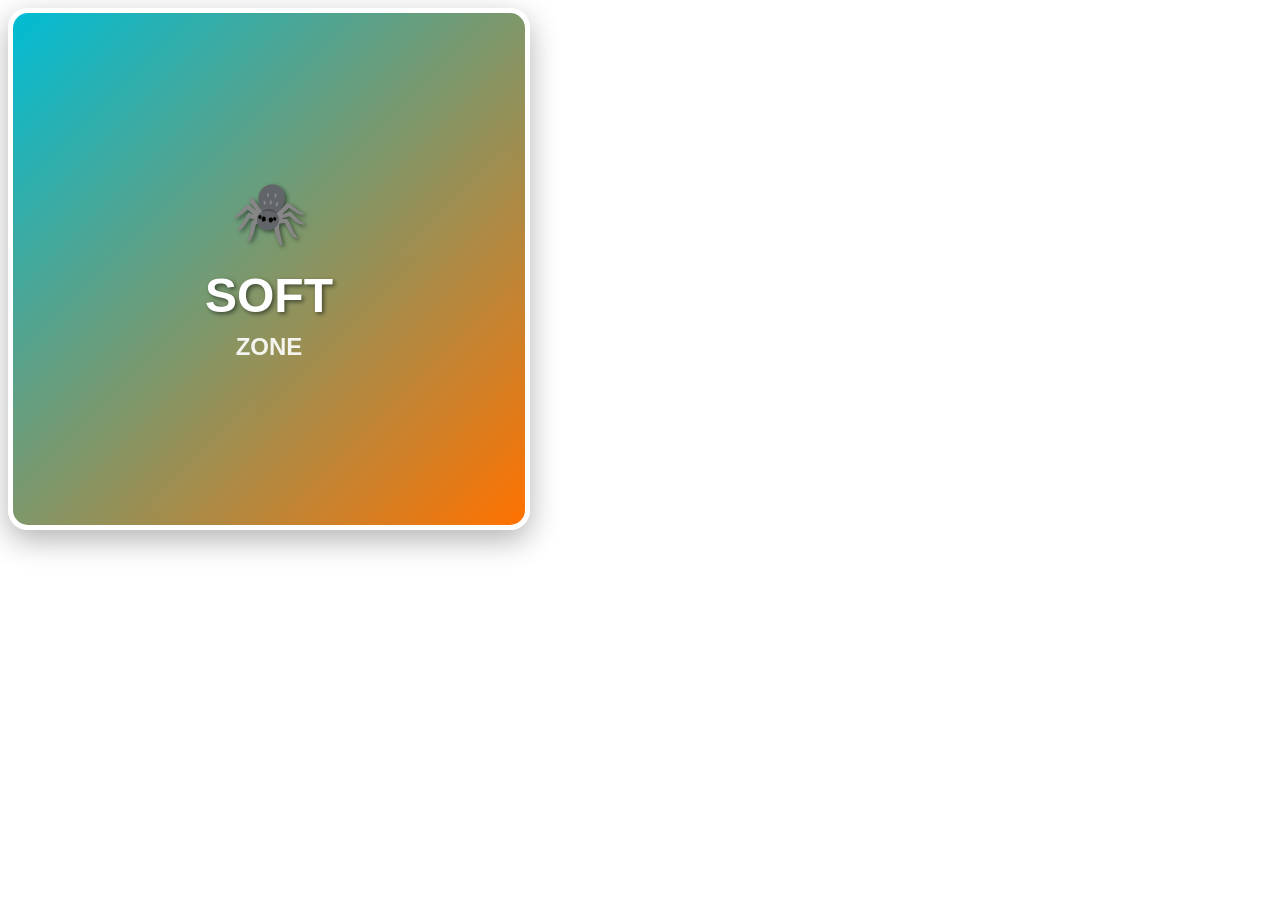
<file: css/logo.html>
<!DOCTYPE html>
<html>
<head>
    <title>SOFT ZONE Icon</title>
    <style>
        .icon-container {
            width: 512px;
            height: 512px;
            background: linear-gradient(135deg, #00bcd4, #ff7200);
            border-radius: 20px;
            display: flex;
            flex-direction: column;
            justify-content: center;
            align-items: center;
            box-shadow: 0 10px 30px rgba(0,0,0,0.3);
            border: 5px solid white;
        }
        
        .icon-text {
            font-family: Arial, sans-serif;
            font-weight: bold;
            text-align: center;
            color: white;
        }
        
        .main-text {
            font-size: 48px;
            margin-bottom: 10px;
            text-shadow: 2px 2px 4px rgba(0,0,0,0.5);
        }
        
        .sub-text {
            font-size: 24px;
            opacity: 0.9;
        }
        
        .symbol {
            font-size: 60px;
            margin-bottom: 20px;
            text-shadow: 2px 2px 4px rgba(0,0,0,0.5);
        }
    </style>
</head>
<body>
    <div class="icon-container">
        <div class="symbol">🕷️</div>
        <div class="icon-text">
            <div class="main-text">SOFT</div>
            <div class="sub-text">ZONE</div>
        </div>
    </div>
</body>
</html>
</file>
<file: css/custom-3d.css>
/* ==========================================================================
   Design System — Alrafei CV (Linear & Stripe Inspired Dark Minimalist Aesthetic)
   ========================================================================== */

@import url('https://fonts.googleapis.com/css2?family=Inter:wght@400;500;600;700&family=JetBrains+Mono:wght@400;500;600;700&family=Tajawal:wght@400;500;700&display=swap');

:root {
  --bg-base: #020617;        /* Slate-950 */
  --bg-surface: #0f172a;     /* Slate-900 */
  --border-subtle: #1e293b;  /* Slate-800 */
  --border-hover: #334155;   /* Slate-700 */
  --primary-accent: #10b981; /* Emerald-500 */
  --secondary-accent: #6366f1; /* Indigo-500 */
  --text-primary: #f1f5f9;   /* Slate-100 */
  --text-secondary: #94a3b8; /* Slate-400 */
  --radius-card: 16px;       /* rounded-2xl */
  --radius-btn: 12px;        /* rounded-xl */
}

/* Base resets & typography */
html {
  scroll-behavior: smooth;
  background-color: var(--bg-base);
  color: var(--text-primary);
  font-family: 'Inter', -apple-system, BlinkMacSystemFont, 'Segoe UI', Roboto, sans-serif;
  -webkit-font-smoothing: antialiased;
  -moz-osx-font-smoothing: grayscale;
}

body {
  background-color: var(--bg-base);
  color: var(--text-primary);
  overflow-x: hidden;
  margin: 0;
  padding: 0;
}

/* Custom Scrollbar */
::-webkit-scrollbar {
  width: 8px;
}
::-webkit-scrollbar-track {
  background: #020617;
}
::-webkit-scrollbar-thumb {
  background: #1e293b;
  border-radius: 4px;
}
::-webkit-scrollbar-thumb:hover {
  background: #334155;
}

/* Font helpers */
.font-mono {
  font-family: 'JetBrains Mono', monospace !important;
}

.font-arabic {
  font-family: 'Tajawal', sans-serif !important;
}

/* Three.js Background Canvas */
#hero-three-canvas {
  position: absolute;
  top: 0;
  left: 0;
  width: 100%;
  height: 100%;
  pointer-events: none;
  z-index: 1;
  opacity: 0.45;
}

/* Subtle background dot grid */
.bg-grid-pattern {
  background-image: radial-gradient(#334155 1px, transparent 1px);
  background-size: 32px 32px;
}

/* --------------------------------------------------------------------------
   Motion & Micro-interactions (Linear-spec)
   -------------------------------------------------------------------------- */

/* Scroll-reveal: fade + translateY(20px) -> 0, 400ms */
.reveal-card {
  opacity: 0;
  transform: translateY(20px);
  transition: opacity 400ms ease-out, transform 400ms ease-out;
  will-change: opacity, transform;
}

.reveal-card.revealed {
  opacity: 1;
  transform: translateY(0);
}

/* Linear-style Card Base */
.linear-card {
  background-color: var(--bg-surface);
  border: 1px solid var(--border-subtle);
  border-radius: var(--radius-card);
  transition: transform 180ms cubic-bezier(0.2, 0.8, 0.2, 1),
              border-color 180ms ease-out,
              box-shadow 180ms ease-out;
  will-change: transform, border-color, box-shadow;
  transform-style: preserve-3d;
  position: relative;
}

.linear-card:hover {
  transform: scale(1.02);
  border-color: var(--border-hover);
  box-shadow: 0 16px 32px -12px rgba(0, 0, 0, 0.6),
              0 0 1px 1px rgba(255, 255, 255, 0.05);
}

/* Subtle Card Tilt (Max ±6deg as per design.md) */
.tilt-enabled {
  transform-style: preserve-3d;
  will-change: transform;
}

/* --------------------------------------------------------------------------
   Components & Buttons
   -------------------------------------------------------------------------- */

/* Primary Emerald Button */
.btn-emerald {
  display: inline-flex;
  align-items: center;
  justify-content: center;
  gap: 8px;
  background-color: #10b981;
  color: #020617 !important;
  font-weight: 600;
  font-size: 14px;
  padding: 10px 22px;
  border-radius: var(--radius-btn);
  border: 1px solid transparent;
  transition: background-color 150ms ease, transform 150ms ease, box-shadow 150ms ease;
  box-shadow: 0 1px 2px rgba(0, 0, 0, 0.2), 0 4px 12px rgba(16, 185, 129, 0.2);
  text-decoration: none !important;
  cursor: pointer;
}

.btn-emerald:hover {
  background-color: #34d399;
  transform: translateY(-1px);
  box-shadow: 0 4px 16px rgba(16, 185, 129, 0.3);
  color: #020617 !important;
}

.btn-emerald:active {
  transform: scale(0.98);
  box-shadow: 0 1px 4px rgba(16, 185, 129, 0.2);
}

/* Secondary Ghost/Outline Button */
.btn-ghost {
  display: inline-flex;
  align-items: center;
  justify-content: center;
  gap: 8px;
  background-color: rgba(15, 23, 42, 0.8);
  color: var(--text-primary) !important;
  font-weight: 500;
  font-size: 14px;
  padding: 10px 22px;
  border-radius: var(--radius-btn);
  border: 1px solid var(--border-subtle);
  transition: background-color 150ms ease, border-color 150ms ease, transform 150ms ease;
  text-decoration: none !important;
  cursor: pointer;
}

.btn-ghost:hover {
  background-color: #1e293b;
  border-color: var(--border-hover);
  color: #ffffff !important;
  transform: translateY(-1px);
}

.btn-ghost:active {
  transform: scale(0.98);
}

/* Small Verify Button */
.btn-verify {
  display: inline-flex;
  align-items: center;
  gap: 6px;
  background-color: rgba(16, 185, 129, 0.1);
  color: #34d399 !important;
  font-weight: 600;
  font-size: 12px;
  padding: 6px 14px;
  border-radius: 9999px;
  border: 1px solid rgba(16, 185, 129, 0.25);
  transition: all 150ms ease;
  text-decoration: none !important;
}

.btn-verify:hover {
  background-color: rgba(16, 185, 129, 0.2);
  border-color: #10b981;
  color: #ffffff !important;
  transform: translateY(-1px);
}

/* Minimal Badge / Tag */
.badge-tech {
  display: inline-flex;
  align-items: center;
  gap: 4px;
  background-color: rgba(30, 41, 59, 0.85);
  color: var(--text-secondary);
  border: 1px solid rgba(51, 65, 85, 0.6);
  border-radius: 9999px;
  padding: 3px 10px;
  font-size: 11.5px;
  font-weight: 500;
  transition: border-color 150ms ease, color 150ms ease;
}

.linear-card:hover .badge-tech {
  border-color: rgba(16, 185, 129, 0.35);
  color: var(--text-primary);
}

/* --------------------------------------------------------------------------
   Skill Rings (Thin stroke 4px, Emerald gradient, JetBrains Mono)
   -------------------------------------------------------------------------- */
.skill-ring-wrap {
  position: relative;
  width: 80px;
  height: 80px;
  display: flex;
  align-items: center;
  justify-content: center;
  margin: 0 auto 12px;
}

.skill-ring-svg {
  width: 80px;
  height: 80px;
  transform: rotate(-90deg);
}

.skill-ring-bg {
  stroke: #1e293b;
  stroke-width: 4px;
  fill: none;
}

.skill-ring-progress {
  stroke: #10b981;
  stroke: url(#emeraldGradient) #10b981;
  stroke-width: 4px;
  stroke-linecap: round;
  fill: none;
  stroke-dasharray: 226.19;
  stroke-dashoffset: 226.19;
  transition: stroke-dashoffset 1.8s cubic-bezier(0.16, 1, 0.3, 1);
  will-change: stroke-dashoffset;
}

.skill-ring-center {
  position: absolute;
  inset: 0;
  display: flex;
  flex-direction: column;
  align-items: center;
  justify-content: center;
  pointer-events: none;
  z-index: 2;
}

.skill-ring-icon {
  width: 22px;
  height: 22px;
  object-fit: contain;
  margin-bottom: 2px;
  filter: drop-shadow(0 1px 2px rgba(0, 0, 0, 0.5));
  transition: transform 0.2s cubic-bezier(0.16, 1, 0.3, 1);
}

.linear-card:hover .skill-ring-icon {
  transform: scale(1.15);
}

.skill-percent-number {
  font-family: 'JetBrains Mono', monospace;
  font-size: 11px;
  font-weight: 600;
  color: var(--text-primary);
  line-height: 1;
  letter-spacing: -0.3px;
}

/* --------------------------------------------------------------------------
   Mobile Adjustments & Navigation Drawer
   -------------------------------------------------------------------------- */
@media (max-width: 640px) {
  .section-py {
    padding-top: 64px;
    padding-bottom: 64px;
  }
}

/* Mobile Navigation Backdrop */
.mobile-menu-backdrop {
  position: fixed;
  inset: 0;
  background-color: rgba(2, 6, 23, 0.78);
  backdrop-filter: blur(8px);
  -webkit-backdrop-filter: blur(8px);
  z-index: 99;
  opacity: 0;
  pointer-events: none;
  transition: opacity 260ms cubic-bezier(0.16, 1, 0.3, 1);
}

.mobile-menu-backdrop.open {
  opacity: 1;
  pointer-events: auto;
}

/* Mobile Navigation Drawer */
.mobile-menu-drawer {
  position: fixed;
  top: 0;
  bottom: 0;
  right: 0;
  width: 290px;
  max-width: 85vw;
  background-color: #020617;
  border-left: 1px solid rgba(30, 41, 59, 0.9);
  z-index: 100;
  display: flex;
  flex-direction: column;
  justify-content: space-between;
  padding: 24px;
  box-shadow: -10px 0 30px rgba(0, 0, 0, 0.6);
  transform: translateX(100%);
  transition: transform 280ms cubic-bezier(0.16, 1, 0.3, 1);
  overflow-y: auto;
}

html[dir="rtl"] .mobile-menu-drawer {
  right: auto;
  left: 0;
  border-left: none;
  border-right: 1px solid rgba(30, 41, 59, 0.9);
  box-shadow: 10px 0 30px rgba(0, 0, 0, 0.6);
  transform: translateX(-100%);
}

.mobile-menu-drawer.open {
  transform: translateX(0) !important;
}
</file>
